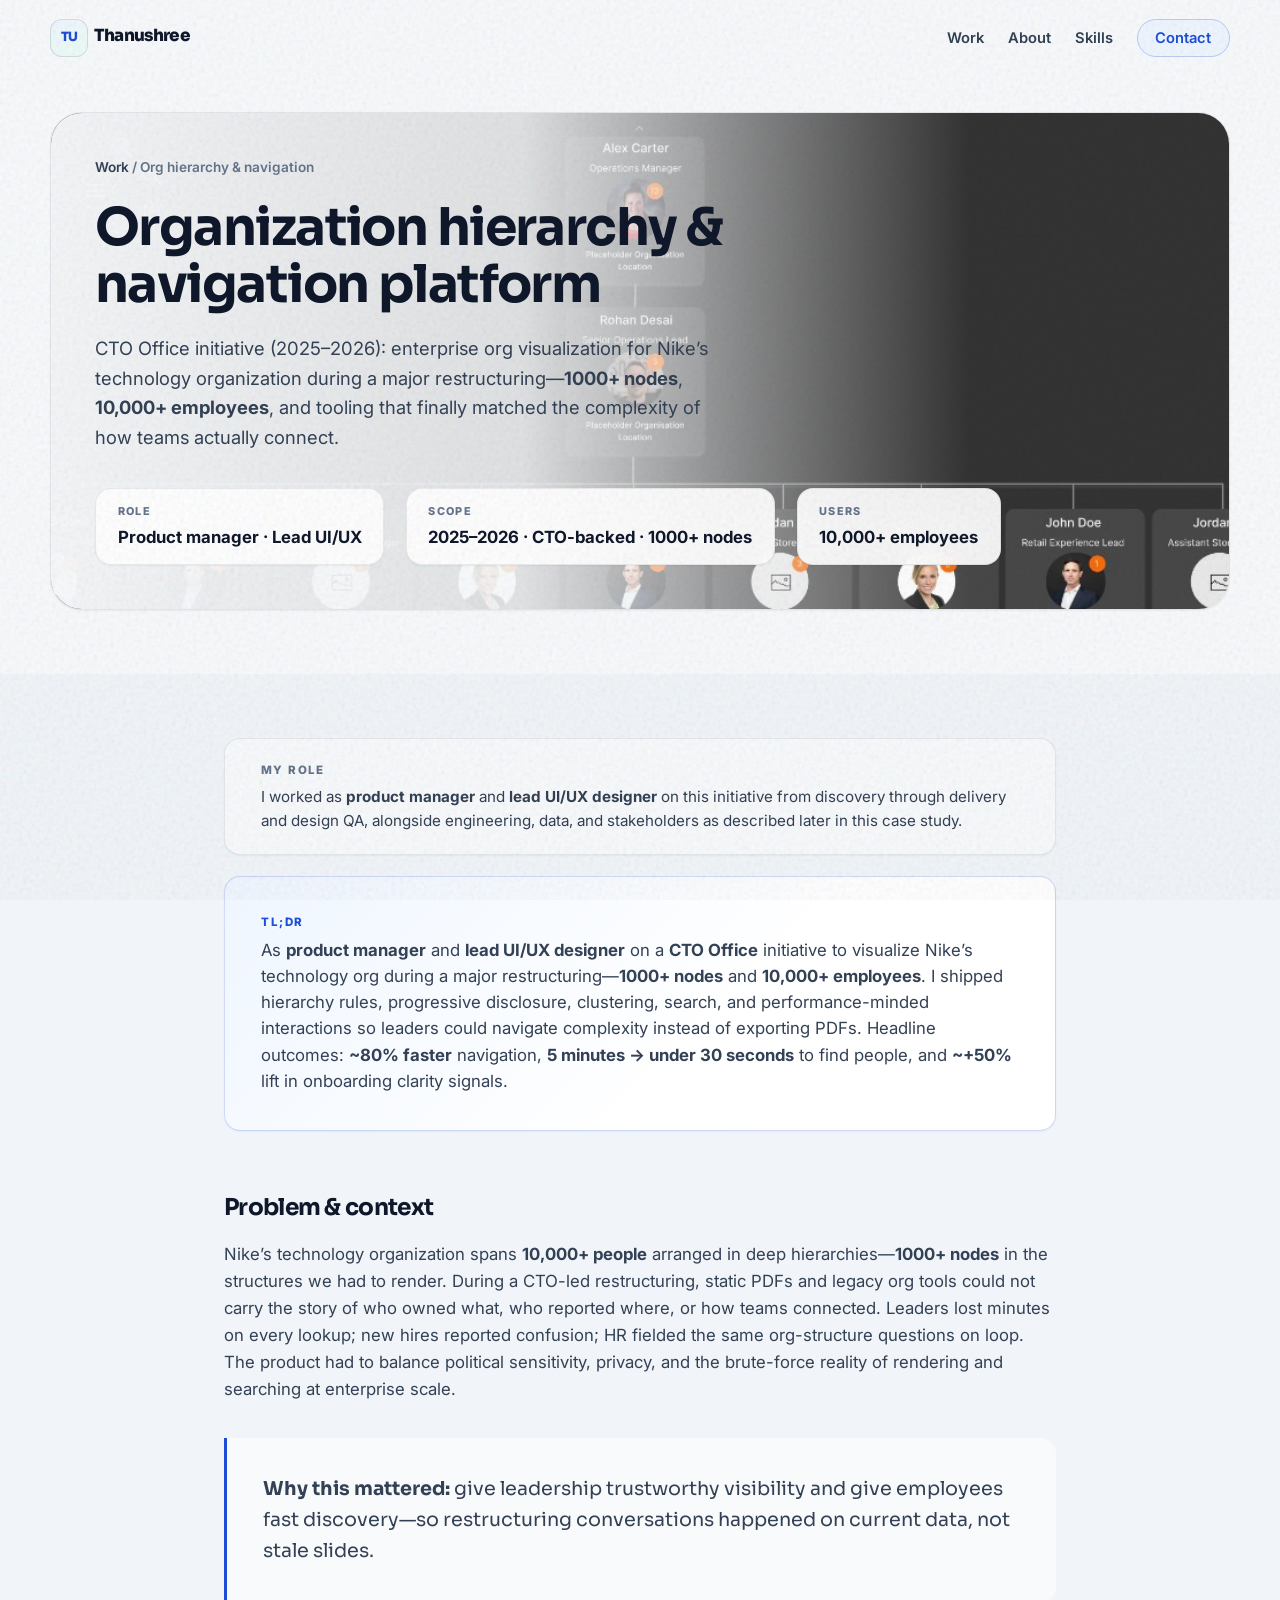
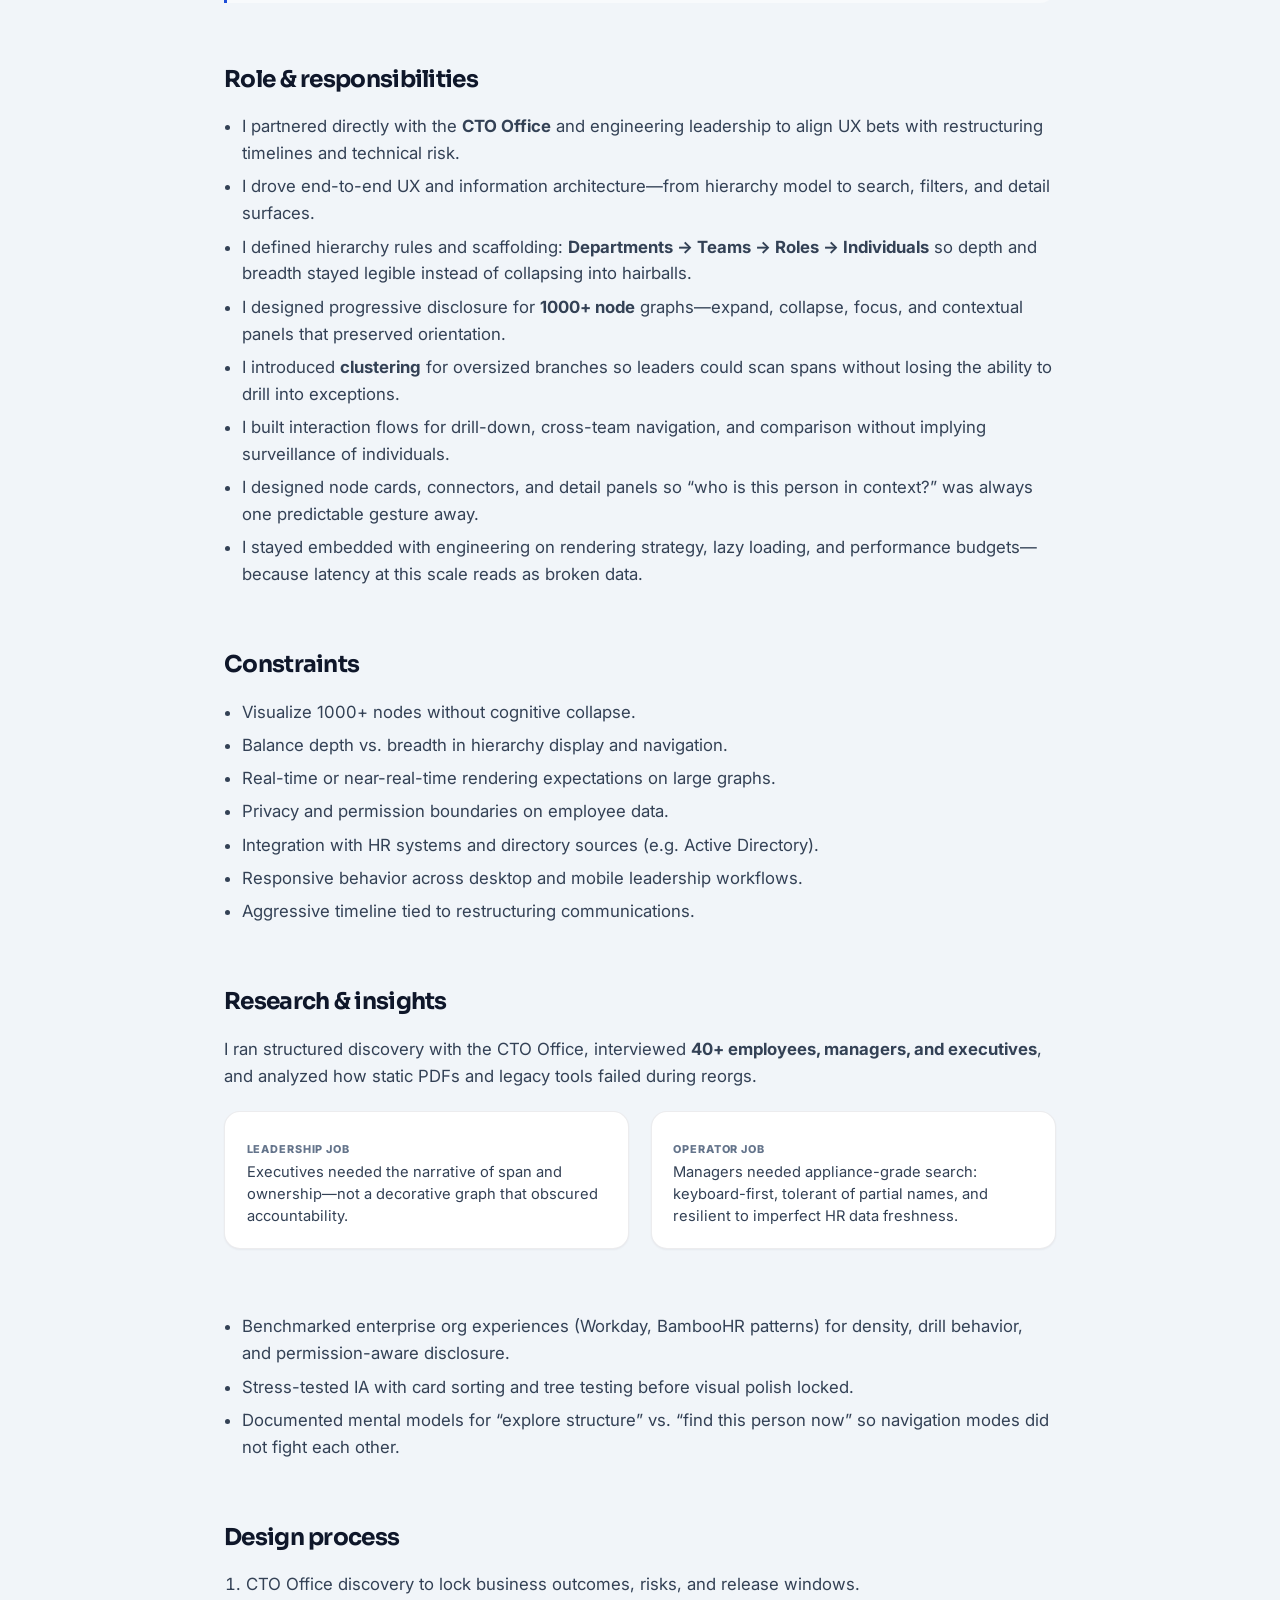
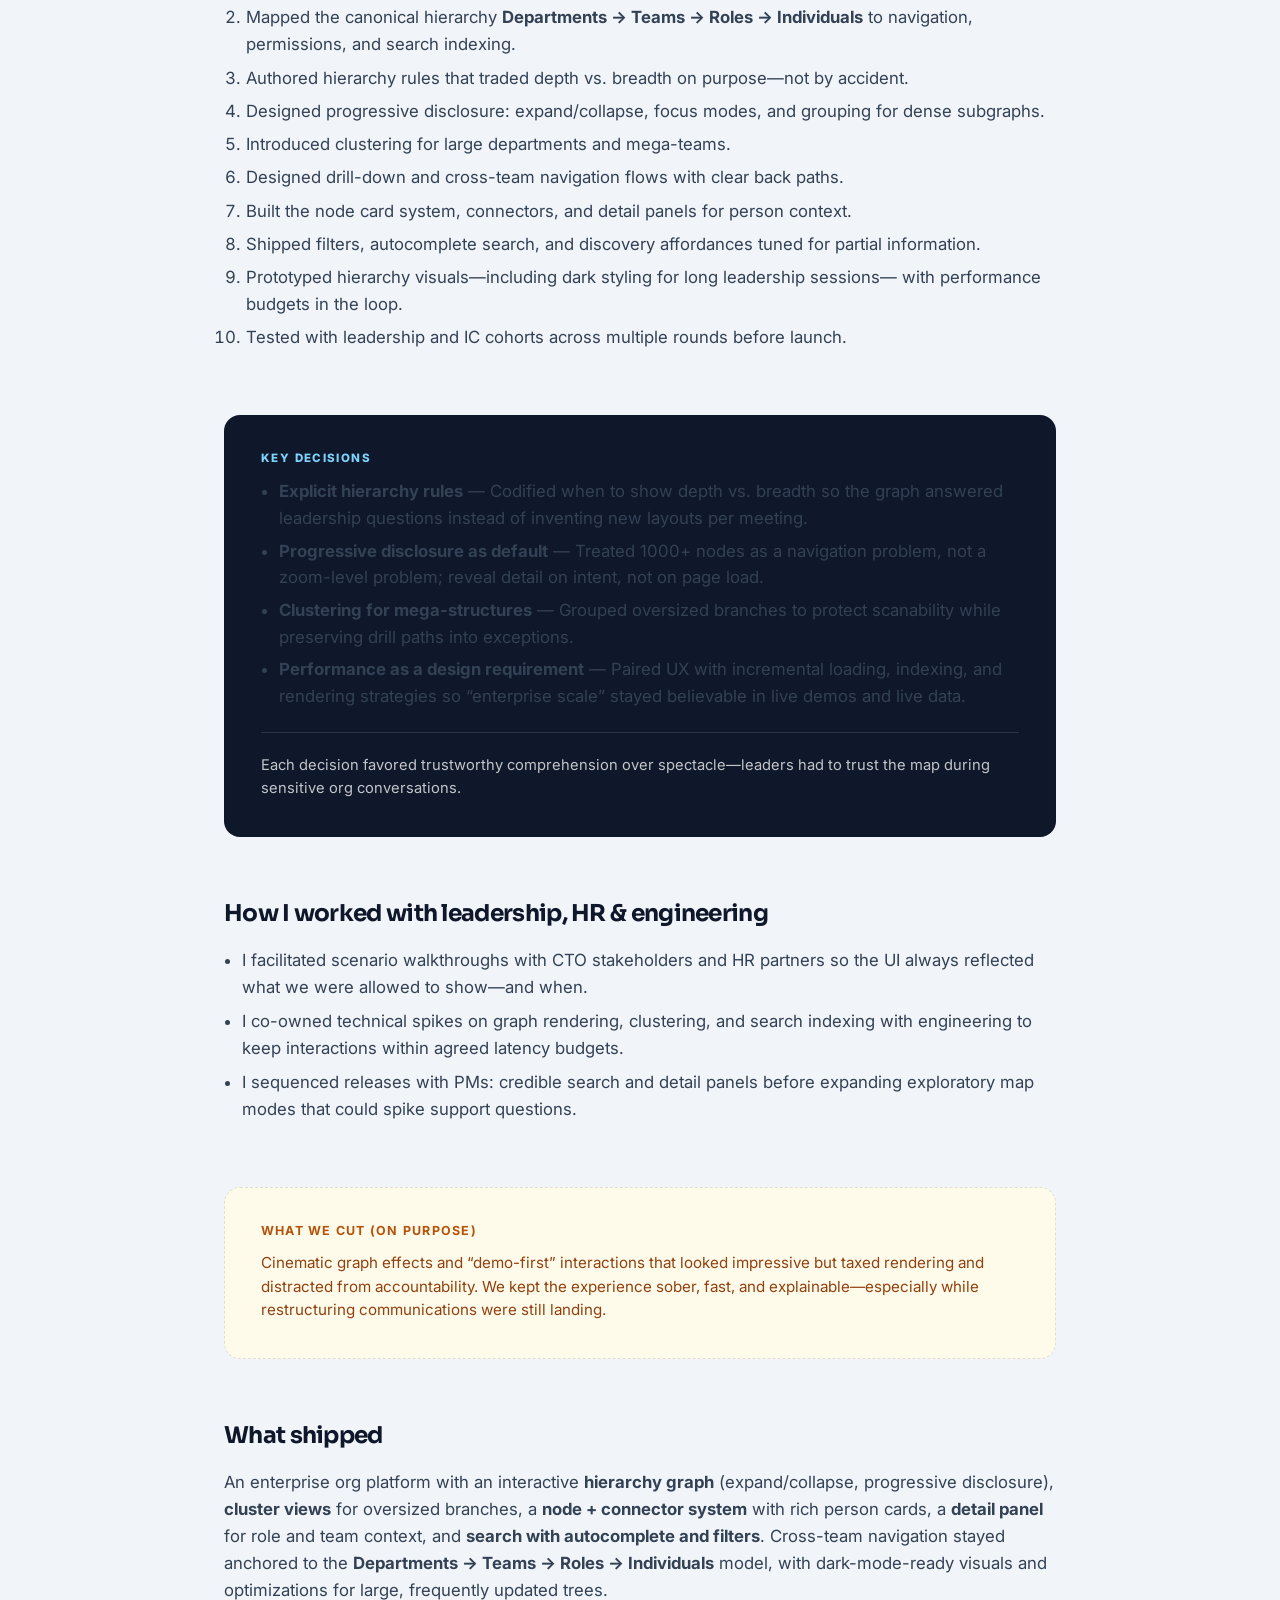
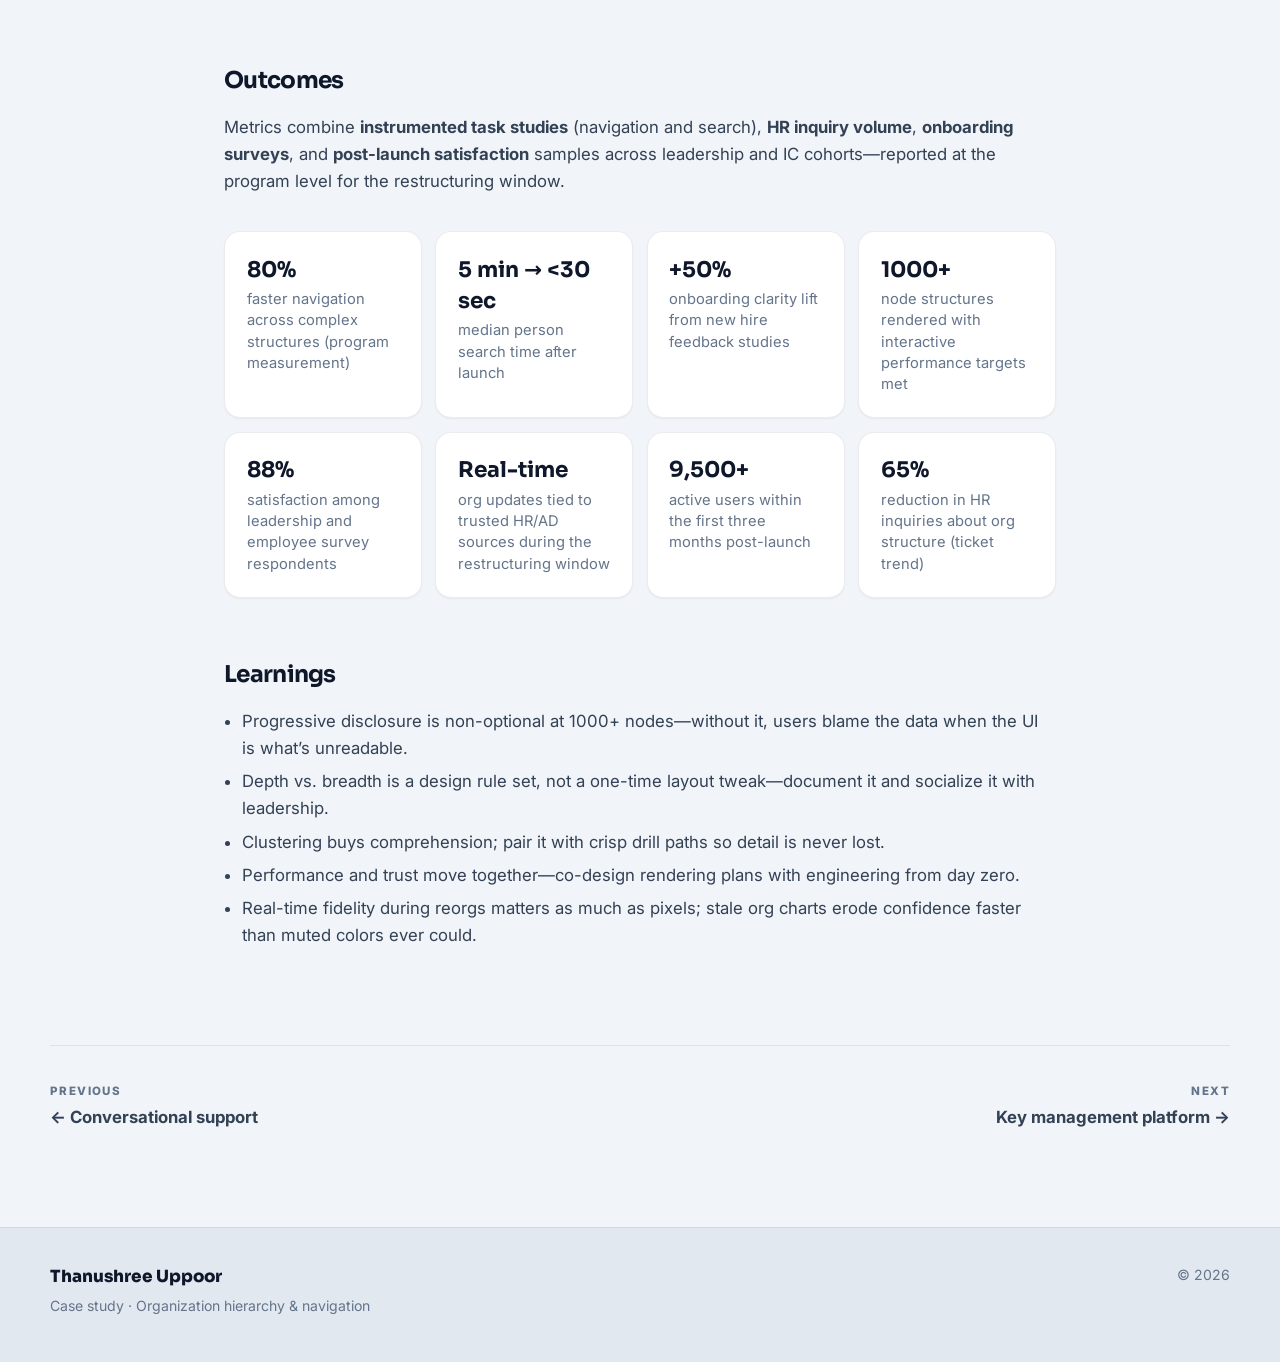
<file: case-studies/org-hierarchy-platform.html>
<!DOCTYPE html>
<html lang="en">
  <head>
    <meta charset="UTF-8" />
    <meta name="viewport" content="width=device-width, initial-scale=1.0" />
    <meta
      name="description"
      content="Org hierarchy and navigation at Nike (2025–2026) — Thanushree Uppoor as product manager and lead UI/UX, CTO Office: 1000+ nodes, progressive disclosure, clustering, search, and faster leadership navigation."
    />
    <title>Organization hierarchy &amp; navigation — Thanushree Uppoor</title>
    <link rel="preconnect" href="https://fonts.googleapis.com" />
    <link rel="preconnect" href="https://fonts.gstatic.com" crossorigin />
    <link
      href="https://fonts.googleapis.com/css2?family=Inter:wght@400;500;600;700&family=Sora:wght@500;600;700&display=swap"
      rel="stylesheet"
    />
    <link rel="stylesheet" href="../css/style.css" />
  </head>
  <body class="page page--case">
    <div class="grain" aria-hidden="true"></div>
    <a class="skip-link" href="#main">Skip to content</a>

    <header class="site-header" data-header>
      <div class="header-inner">
        <a class="logo" href="../index.html" aria-label="Thanushree Uppoor home">
          <span class="logo-mark" aria-hidden="true">TU</span>
          <span>Thanushree</span>
        </a>
        <button
          class="nav-toggle"
          type="button"
          aria-expanded="false"
          aria-controls="site-nav"
          data-nav-toggle
        >
          <span class="nav-toggle-bar" aria-hidden="true"></span>
          <span class="visually-hidden">Menu</span>
        </button>
        <nav id="site-nav" class="site-nav" data-nav>
          <ul>
            <li><a href="../index.html#work">Work</a></li>
            <li><a href="../index.html#about">About</a></li>
            <li><a href="../index.html#skills">Skills</a></li>
            <li><a class="nav-cta" href="../index.html#contact">Contact</a></li>
          </ul>
        </nav>
      </div>
    </header>

    <main id="main">
      <header class="case-hero case-hero--light">
        <div class="container">
          <div class="case-hero-card">
            <div class="case-hero-media">
              <img
                src="../assets/org-hierarchy-hero.png"
                alt="UI mock of an organization hierarchy dashboard with a tree of people cards, search, and canvas controls."
                width="1024"
                height="523"
                fetchpriority="high"
              />
            </div>
            <div class="case-hero-inner">
              <nav class="breadcrumb">
                <a href="../index.html#work">Work</a> / Org hierarchy &amp; navigation
              </nav>
              <h1 class="case-title">Organization hierarchy &amp; navigation platform</h1>
              <p class="case-lede">
                CTO Office initiative (2025–2026): enterprise org visualization for Nike’s
                technology organization during a major restructuring—<strong>1000+ nodes</strong>,
                <strong>10,000+ employees</strong>, and tooling that finally matched the
                complexity of how teams actually connect.
              </p>
              <div class="case-meta">
                <div class="meta-block">
                  <span class="meta-label">Role</span>
                  <span class="meta-value">Product manager · Lead UI/UX</span>
                </div>
                <div class="meta-block">
                  <span class="meta-label">Scope</span>
                  <span class="meta-value">2025–2026 · CTO-backed · 1000+ nodes</span>
                </div>
                <div class="meta-block">
                  <span class="meta-label">Users</span>
                  <span class="meta-value">10,000+ employees</span>
                </div>
              </div>
            </div>
          </div>
        </div>
      </header>

      <article class="case-body container">
        <aside class="case-role" data-reveal>
          <span class="case-role-label">My role</span>
          <p>
            I worked as <strong>product manager</strong> and <strong>lead UI/UX designer</strong>
            on this initiative from discovery through delivery and design QA, alongside
            engineering, data, and stakeholders as described later in this case study.
          </p>
        </aside>
        <aside class="case-tldnr" data-reveal>
          <span class="case-tldnr-label">TL;DR</span>
          <p>
            As <strong>product manager</strong> and <strong>lead UI/UX designer</strong> on a
            <strong>CTO Office</strong> initiative to visualize Nike’s technology org during a
            major restructuring—<strong>1000+ nodes</strong> and
            <strong>10,000+ employees</strong>. I shipped hierarchy rules, progressive
            disclosure, clustering, search, and performance-minded interactions so leaders
            could navigate complexity instead of exporting PDFs. Headline outcomes:
            <strong>~80% faster</strong> navigation, <strong>5 minutes → under 30 seconds</strong>
            to find people, and <strong>~+50%</strong> lift in onboarding clarity signals.
          </p>
        </aside>

        <div class="case-prose">
          <h2>Problem &amp; context</h2>
          <p>
            Nike’s technology organization spans <strong>10,000+ people</strong> arranged in
            deep hierarchies—<strong>1000+ nodes</strong> in the structures we had to render.
            During a CTO-led restructuring, static PDFs and legacy org tools could not carry
            the story of who owned what, who reported where, or how teams connected. Leaders
            lost minutes on every lookup; new hires reported confusion; HR fielded the same
            org-structure questions on loop. The product had to balance political sensitivity,
            privacy, and the brute-force reality of rendering and searching at enterprise scale.
          </p>

          <div class="pull">
            <p>
              <strong>Why this mattered:</strong> give leadership trustworthy visibility and
              give employees fast discovery—so restructuring conversations happened on current
              data, not stale slides.
            </p>
          </div>

          <h2>Role &amp; responsibilities</h2>
          <ul>
            <li>
              I partnered directly with the <strong>CTO Office</strong> and engineering
              leadership to align UX bets with restructuring timelines and technical risk.
            </li>
            <li>
              I drove end-to-end UX and information architecture—from hierarchy model to
              search, filters, and detail surfaces.
            </li>
            <li>
              I defined hierarchy rules and scaffolding:
              <strong>Departments → Teams → Roles → Individuals</strong> so depth and breadth
              stayed legible instead of collapsing into hairballs.
            </li>
            <li>
              I designed progressive disclosure for <strong>1000+ node</strong> graphs—expand,
              collapse, focus, and contextual panels that preserved orientation.
            </li>
            <li>
              I introduced <strong>clustering</strong> for oversized branches so leaders could
              scan spans without losing the ability to drill into exceptions.
            </li>
            <li>
              I built interaction flows for drill-down, cross-team navigation, and comparison
              without implying surveillance of individuals.
            </li>
            <li>
              I designed node cards, connectors, and detail panels so “who is this person in
              context?” was always one predictable gesture away.
            </li>
            <li>
              I stayed embedded with engineering on rendering strategy, lazy loading, and
              performance budgets—because latency at this scale reads as broken data.
            </li>
          </ul>

          <h2>Constraints</h2>
          <ul>
            <li>Visualize 1000+ nodes without cognitive collapse.</li>
            <li>Balance depth vs. breadth in hierarchy display and navigation.</li>
            <li>Real-time or near-real-time rendering expectations on large graphs.</li>
            <li>Privacy and permission boundaries on employee data.</li>
            <li>Integration with HR systems and directory sources (e.g. Active Directory).</li>
            <li>Responsive behavior across desktop and mobile leadership workflows.</li>
            <li>Aggressive timeline tied to restructuring communications.</li>
          </ul>

          <h2>Research &amp; insights</h2>
          <p>
            I ran structured discovery with the CTO Office, interviewed <strong>40+
            employees, managers, and executives</strong>, and analyzed how static PDFs and
            legacy tools failed during reorgs.
          </p>
          <div class="research-row">
            <div class="note-card">
              <span class="note-card-label">Leadership job</span>
              <p>
                Executives needed the narrative of span and ownership—not a decorative graph
                that obscured accountability.
              </p>
            </div>
            <div class="note-card">
              <span class="note-card-label">Operator job</span>
              <p>
                Managers needed appliance-grade search: keyboard-first, tolerant of partial
                names, and resilient to imperfect HR data freshness.
              </p>
            </div>
          </div>
          <ul>
            <li>
              Benchmarked enterprise org experiences (Workday, BambooHR patterns) for density,
              drill behavior, and permission-aware disclosure.
            </li>
            <li>
              Stress-tested IA with card sorting and tree testing before visual polish locked.
            </li>
            <li>
              Documented mental models for “explore structure” vs. “find this person now” so
              navigation modes did not fight each other.
            </li>
          </ul>

          <h2>Design process</h2>
          <ol>
            <li>CTO Office discovery to lock business outcomes, risks, and release windows.</li>
            <li>
              Mapped the canonical hierarchy <strong>Departments → Teams → Roles →
              Individuals</strong> to navigation, permissions, and search indexing.
            </li>
            <li>Authored hierarchy rules that traded depth vs. breadth on purpose—not by accident.</li>
            <li>
              Designed progressive disclosure: expand/collapse, focus modes, and grouping for
              dense subgraphs.
            </li>
            <li>Introduced clustering for large departments and mega-teams.</li>
            <li>Designed drill-down and cross-team navigation flows with clear back paths.</li>
            <li>Built the node card system, connectors, and detail panels for person context.</li>
            <li>
              Shipped filters, autocomplete search, and discovery affordances tuned for partial
              information.
            </li>
            <li>
              Prototyped hierarchy visuals—including dark styling for long leadership sessions—
              with performance budgets in the loop.
            </li>
            <li>Tested with leadership and IC cohorts across multiple rounds before launch.</li>
          </ol>

          <div class="decision-callout" data-reveal>
            <h3>Key decisions</h3>
            <ul class="decision-callout-list">
              <li>
                <strong>Explicit hierarchy rules</strong> — Codified when to show depth vs.
                breadth so the graph answered leadership questions instead of inventing new
                layouts per meeting.
              </li>
              <li>
                <strong>Progressive disclosure as default</strong> — Treated 1000+ nodes as a
                navigation problem, not a zoom-level problem; reveal detail on intent, not on
                page load.
              </li>
              <li>
                <strong>Clustering for mega-structures</strong> — Grouped oversized branches
                to protect scanability while preserving drill paths into exceptions.
              </li>
              <li>
                <strong>Performance as a design requirement</strong> — Paired UX with incremental
                loading, indexing, and rendering strategies so “enterprise scale” stayed believable
                in live demos and live data.
              </li>
            </ul>
            <p class="decision-rationale">
              Each decision favored trustworthy comprehension over spectacle—leaders had to
              trust the map during sensitive org conversations.
            </p>
          </div>

          <h2>How I worked with leadership, HR &amp; engineering</h2>
          <ul class="collab-list">
            <li>
              I facilitated scenario walkthroughs with CTO stakeholders and HR partners so
              the UI always reflected what we were allowed to show—and when.
            </li>
            <li>
              I co-owned technical spikes on graph rendering, clustering, and search indexing
              with engineering to keep interactions within agreed latency budgets.
            </li>
            <li>
              I sequenced releases with PMs: credible search and detail panels before expanding
              exploratory map modes that could spike support questions.
            </li>
          </ul>

          <div class="failure-panel" data-reveal>
            <h3>What we cut (on purpose)</h3>
            <p>
              Cinematic graph effects and “demo-first” interactions that looked impressive but
              taxed rendering and distracted from accountability. We kept the experience sober,
              fast, and explainable—especially while restructuring communications were still
              landing.
            </p>
          </div>

          <h2>What shipped</h2>
          <p>
            An enterprise org platform with an interactive <strong>hierarchy graph</strong>
            (expand/collapse, progressive disclosure), <strong>cluster views</strong> for
            oversized branches, a <strong>node + connector system</strong> with rich person
            cards, a <strong>detail panel</strong> for role and team context, and
            <strong>search with autocomplete and filters</strong>. Cross-team navigation stayed
            anchored to the <strong>Departments → Teams → Roles → Individuals</strong> model,
            with dark-mode-ready visuals and optimizations for large, frequently updated trees.
          </p>

          <h2>Outcomes</h2>
          <p>
            Metrics combine <strong>instrumented task studies</strong> (navigation and
            search), <strong>HR inquiry volume</strong>, <strong>onboarding surveys</strong>,
            and <strong>post-launch satisfaction</strong> samples across leadership and IC
            cohorts—reported at the program level for the restructuring window.
          </p>
          <div class="metrics-row">
            <div class="metric-card">
              <strong>80%</strong>
              faster navigation across complex structures (program measurement)
            </div>
            <div class="metric-card">
              <strong>5 min → &lt;30 sec</strong>
              median person search time after launch
            </div>
            <div class="metric-card">
              <strong>+50%</strong>
              onboarding clarity lift from new hire feedback studies
            </div>
            <div class="metric-card">
              <strong>1000+</strong>
              node structures rendered with interactive performance targets met
            </div>
            <div class="metric-card">
              <strong>88%</strong>
              satisfaction among leadership and employee survey respondents
            </div>
            <div class="metric-card">
              <strong>Real-time</strong>
              org updates tied to trusted HR/AD sources during the restructuring window
            </div>
            <div class="metric-card">
              <strong>9,500+</strong>
              active users within the first three months post-launch
            </div>
            <div class="metric-card">
              <strong>65%</strong>
              reduction in HR inquiries about org structure (ticket trend)
            </div>
          </div>

          <h2>Learnings</h2>
          <ul>
            <li>
              Progressive disclosure is non-optional at 1000+ nodes—without it, users blame
              the data when the UI is what’s unreadable.
            </li>
            <li>
              Depth vs. breadth is a design rule set, not a one-time layout tweak—document it
              and socialize it with leadership.
            </li>
            <li>
              Clustering buys comprehension; pair it with crisp drill paths so detail is never
              lost.
            </li>
            <li>
              Performance and trust move together—co-design rendering plans with engineering
              from day zero.
            </li>
            <li>
              Real-time fidelity during reorgs matters as much as pixels; stale org charts erode
              confidence faster than muted colors ever could.
            </li>
          </ul>
        </div>

        <nav class="case-nav" aria-label="Case study pagination">
          <a href="ai-conversational-support.html">
            <span class="case-nav-label">Previous</span>
            ← Conversational support
          </a>
          <a href="key-management-platform.html">
            <span class="case-nav-label">Next</span>
            Key management platform →
          </a>
        </nav>
      </article>
    </main>

    <footer class="site-footer">
      <div class="container footer-grid">
        <div>
          <p class="footer-brand">Thanushree Uppoor</p>
          <p class="footer-tag">Case study · Organization hierarchy &amp; navigation</p>
        </div>
        <div class="footer-meta">
          <p>© <span data-year></span></p>
        </div>
      </div>
    </footer>

    <script src="../js/main.js" defer></script>
  </body>
</html>
</file>
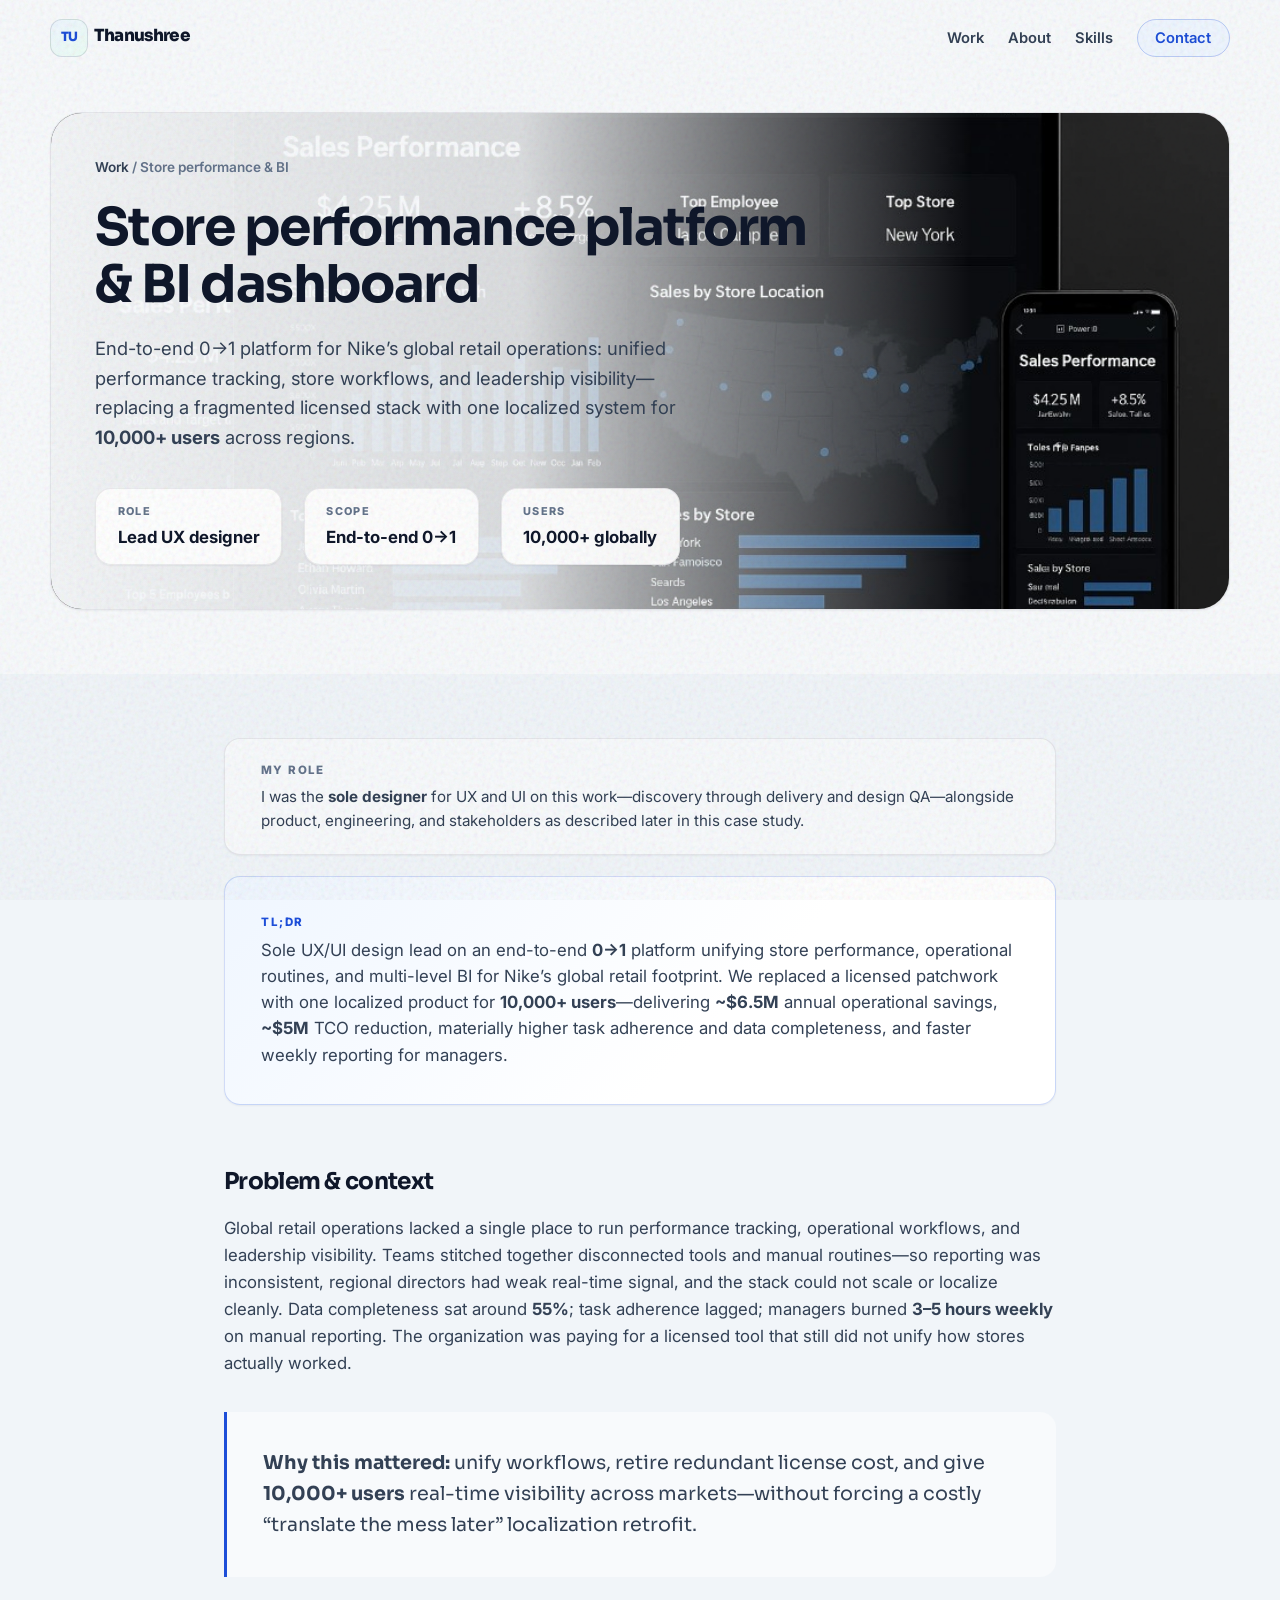
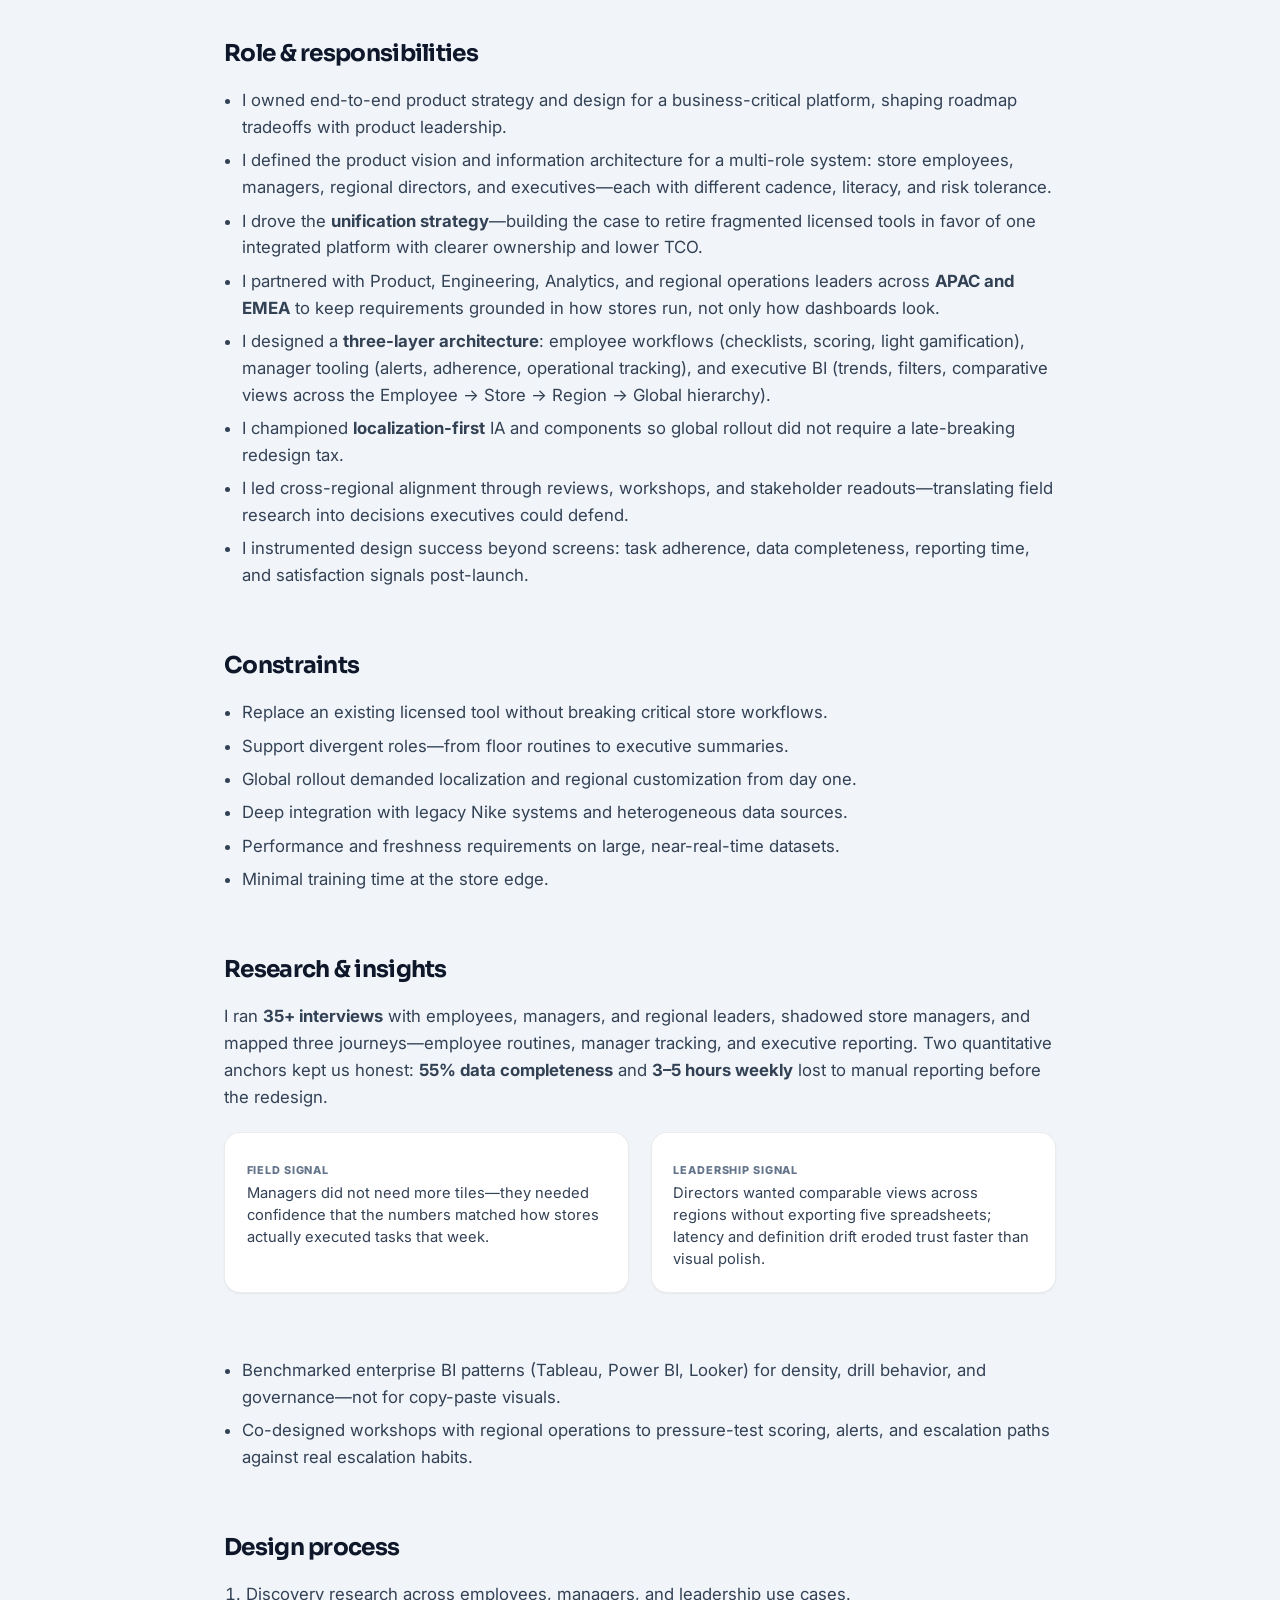
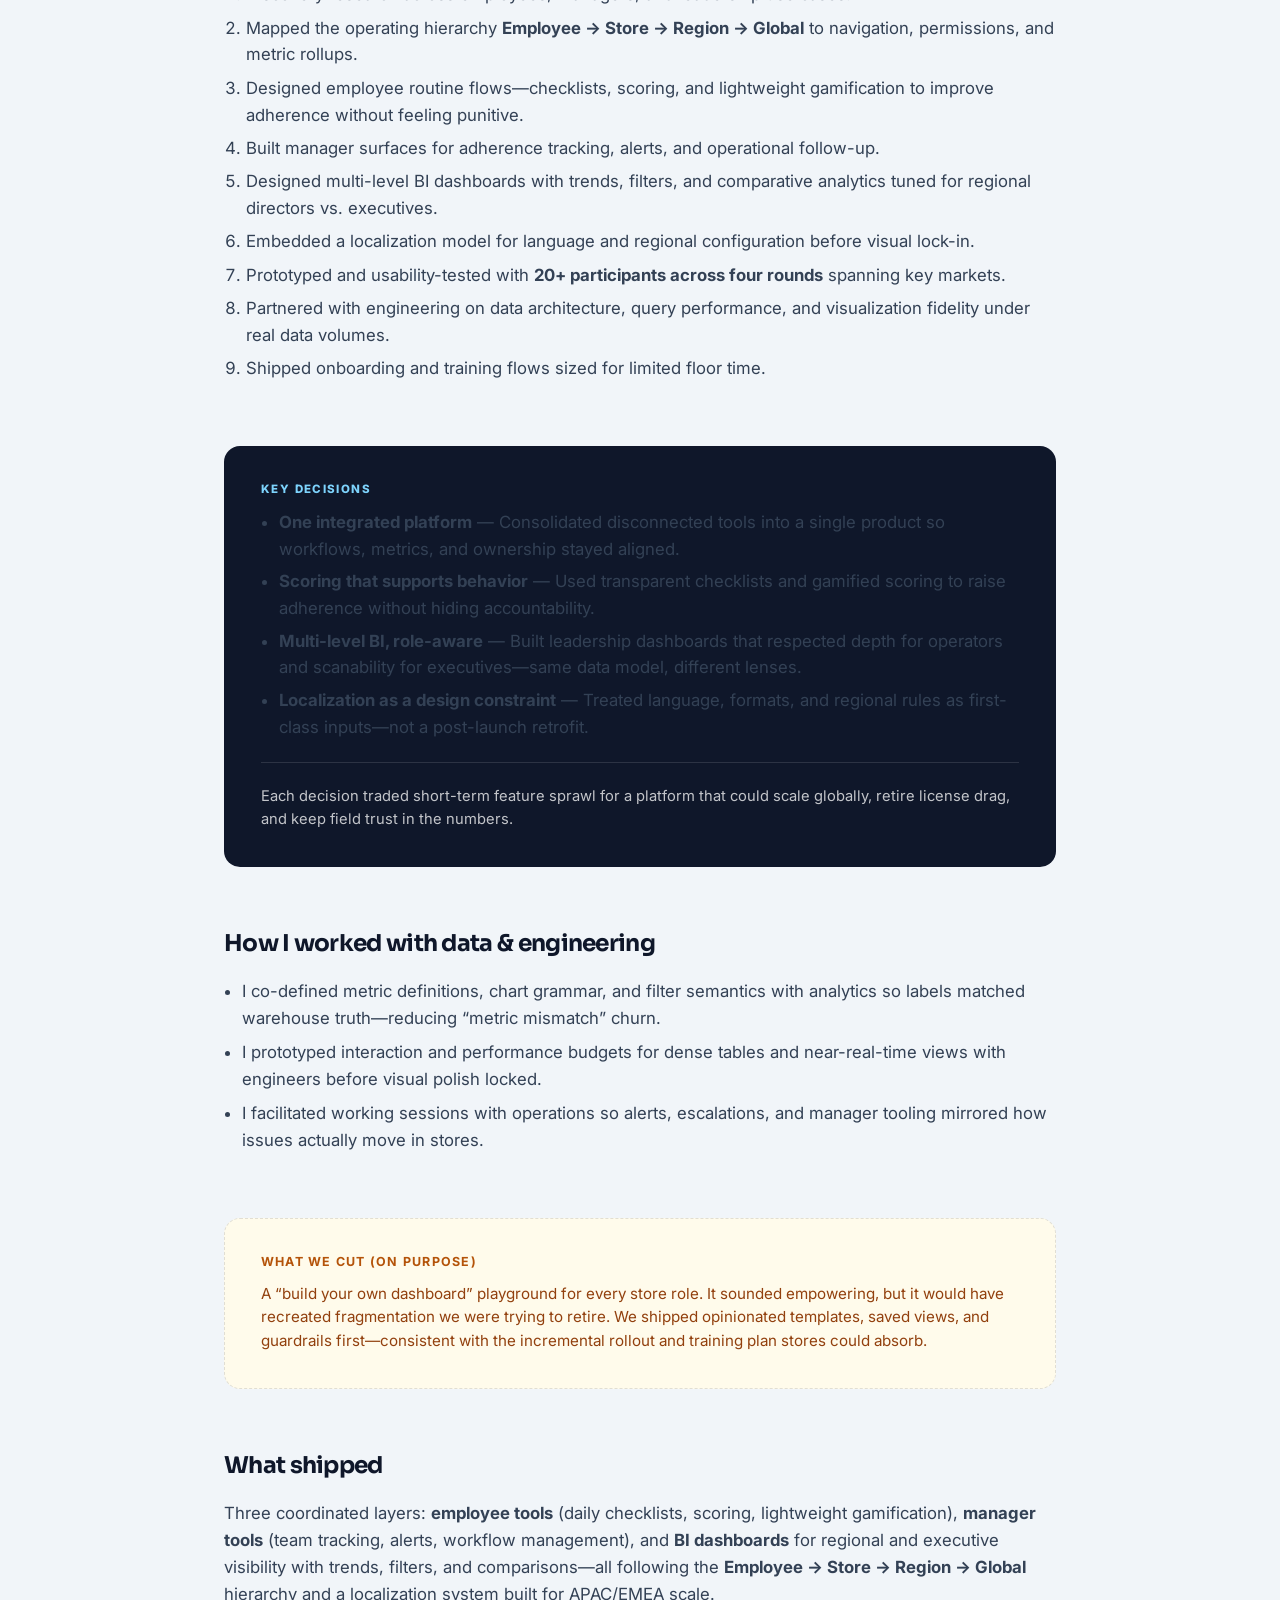
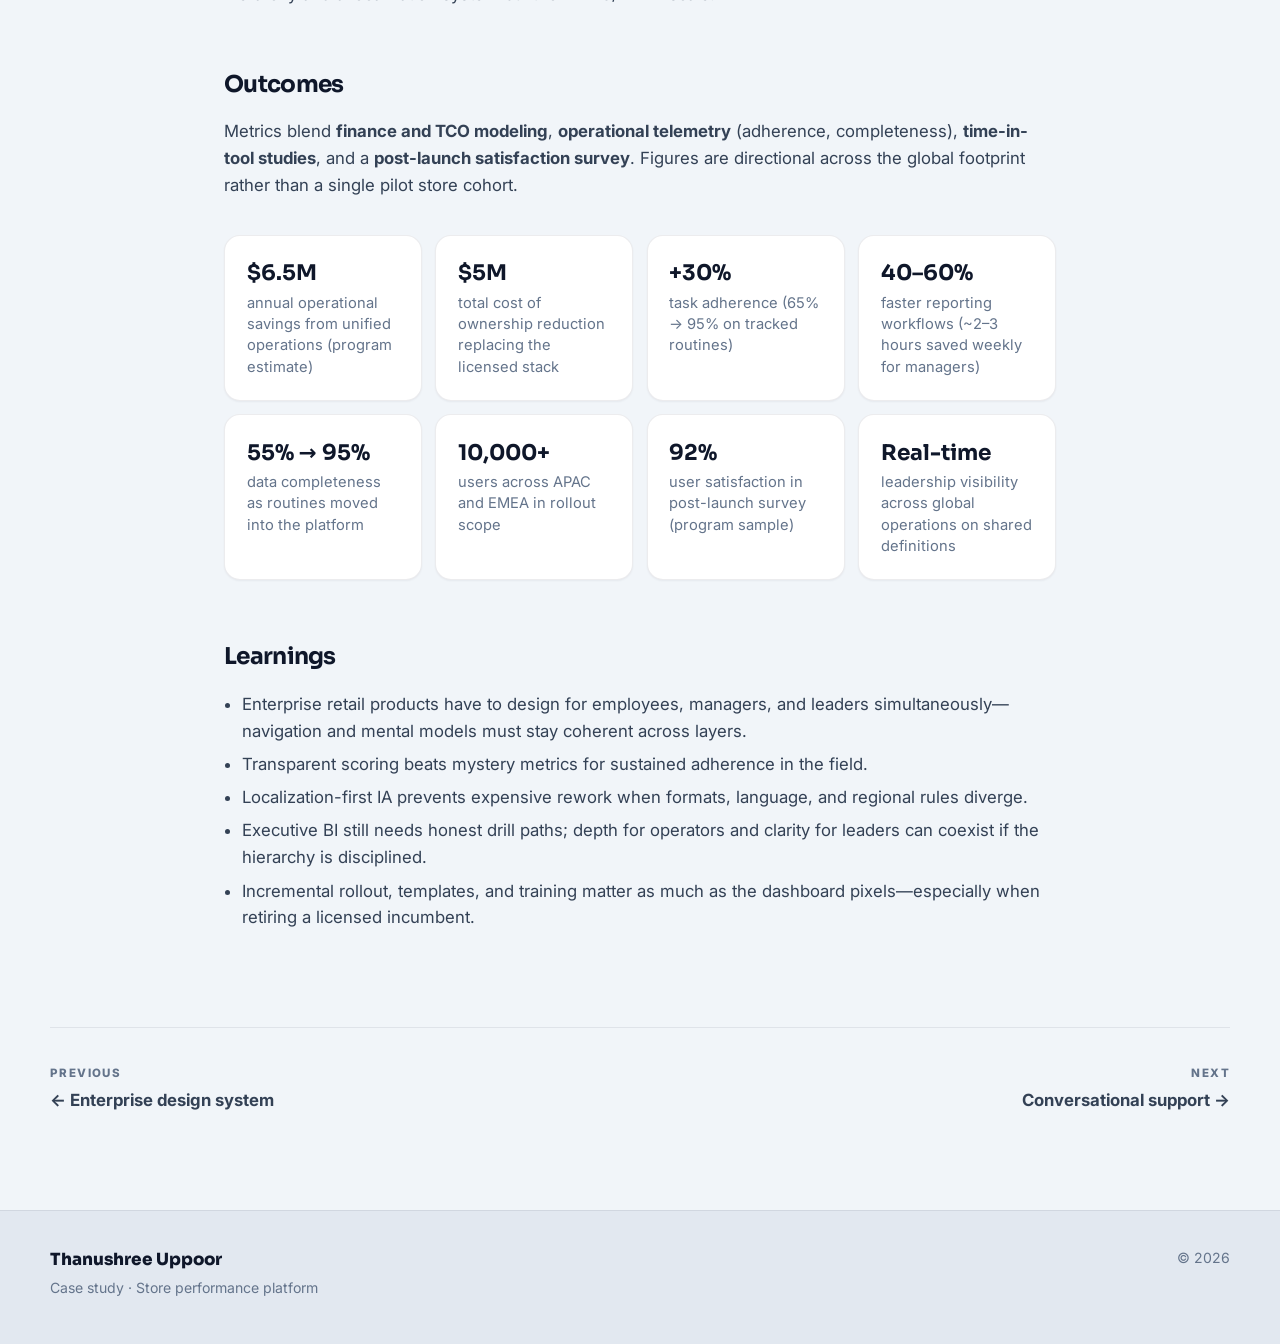
<file: case-studies/store-performance-platform.html>
<!DOCTYPE html>
<html lang="en">
  <head>
    <meta charset="UTF-8" />
    <meta name="viewport" content="width=device-width, initial-scale=1.0" />
    <meta
      name="description"
      content="Store performance platform & BI at Nike — Thanushree Uppoor: unified retail ops, employee + manager + executive layers, localization, $6.5M savings, TCO reduction, adherence and data quality gains."
    />
    <title>Store performance platform &amp; BI — Thanushree Uppoor</title>
    <link rel="preconnect" href="https://fonts.googleapis.com" />
    <link rel="preconnect" href="https://fonts.gstatic.com" crossorigin />
    <link
      href="https://fonts.googleapis.com/css2?family=Inter:wght@400;500;600;700&family=Sora:wght@500;600;700&display=swap"
      rel="stylesheet"
    />
    <link rel="stylesheet" href="../css/style.css" />
  </head>
  <body class="page page--case">
    <div class="grain" aria-hidden="true"></div>
    <a class="skip-link" href="#main">Skip to content</a>

    <header class="site-header" data-header>
      <div class="header-inner">
        <a class="logo" href="../index.html" aria-label="Thanushree Uppoor home">
          <span class="logo-mark" aria-hidden="true">TU</span>
          <span>Thanushree</span>
        </a>
        <button
          class="nav-toggle"
          type="button"
          aria-expanded="false"
          aria-controls="site-nav"
          data-nav-toggle
        >
          <span class="nav-toggle-bar" aria-hidden="true"></span>
          <span class="visually-hidden">Menu</span>
        </button>
        <nav id="site-nav" class="site-nav" data-nav>
          <ul>
            <li><a href="../index.html#work">Work</a></li>
            <li><a href="../index.html#about">About</a></li>
            <li><a href="../index.html#skills">Skills</a></li>
            <li><a class="nav-cta" href="../index.html#contact">Contact</a></li>
          </ul>
        </nav>
      </div>
    </header>

    <main id="main">
      <header class="case-hero case-hero--light">
        <div class="container">
          <div class="case-hero-card">
            <div class="case-hero-media">
              <img
                src="../assets/store-performance-hero.png"
                alt="Concept mock of a sales performance BI dashboard shown on laptop, tablet, and phone."
                width="1024"
                height="682"
                fetchpriority="high"
              />
            </div>
            <div class="case-hero-inner">
              <nav class="breadcrumb">
                <a href="../index.html#work">Work</a> / Store performance &amp; BI
              </nav>
              <h1 class="case-title">Store performance platform &amp; BI dashboard</h1>
              <p class="case-lede">
                End-to-end 0→1 platform for Nike’s global retail operations: unified
                performance tracking, store workflows, and leadership visibility—replacing a
                fragmented licensed stack with one localized system for <strong>10,000+
                users</strong> across regions.
              </p>
              <div class="case-meta">
                <div class="meta-block">
                  <span class="meta-label">Role</span>
                  <span class="meta-value">Lead UX designer</span>
                </div>
                <div class="meta-block">
                  <span class="meta-label">Scope</span>
                  <span class="meta-value">End-to-end 0→1</span>
                </div>
                <div class="meta-block">
                  <span class="meta-label">Users</span>
                  <span class="meta-value">10,000+ globally</span>
                </div>
              </div>
            </div>
          </div>
        </div>
      </header>

      <article class="case-body container">
        <aside class="case-role" data-reveal>
          <span class="case-role-label">My role</span>
          <p>
            I was the <strong>sole designer</strong> for UX and UI on this work—discovery through
            delivery and design QA—alongside product, engineering, and stakeholders as
            described later in this case study.
          </p>
        </aside>
        <aside class="case-tldnr" data-reveal>
          <span class="case-tldnr-label">TL;DR</span>
          <p>
            Sole UX/UI design lead on an end-to-end <strong>0→1</strong> platform unifying
            store performance, operational routines, and multi-level BI for Nike’s global
            retail footprint. We replaced a licensed patchwork with one localized product
            for <strong>10,000+ users</strong>—delivering <strong>~$6.5M</strong> annual
            operational savings, <strong>~$5M</strong> TCO reduction, materially higher task
            adherence and data completeness, and faster weekly reporting for managers.
          </p>
        </aside>

        <div class="case-prose">
          <h2>Problem &amp; context</h2>
          <p>
            Global retail operations lacked a single place to run performance tracking,
            operational workflows, and leadership visibility. Teams stitched together
            disconnected tools and manual routines—so reporting was inconsistent, regional
            directors had weak real-time signal, and the stack could not scale or localize
            cleanly. Data completeness sat around <strong>55%</strong>; task adherence
            lagged; managers burned <strong>3–5 hours weekly</strong> on manual reporting.
            The organization was paying for a licensed tool that still did not unify how
            stores actually worked.
          </p>

          <div class="pull">
            <p>
              <strong>Why this mattered:</strong> unify workflows, retire redundant license
              cost, and give <strong>10,000+ users</strong> real-time visibility across
              markets—without forcing a costly “translate the mess later” localization
              retrofit.
            </p>
          </div>

          <h2>Role &amp; responsibilities</h2>
          <ul>
            <li>
              I owned end-to-end product strategy and design for a business-critical
              platform, shaping roadmap tradeoffs with product leadership.
            </li>
            <li>
              I defined the product vision and information architecture for a multi-role
              system: store employees, managers, regional directors, and executives—each
              with different cadence, literacy, and risk tolerance.
            </li>
            <li>
              I drove the <strong>unification strategy</strong>—building the case to retire
              fragmented licensed tools in favor of one integrated platform with clearer
              ownership and lower TCO.
            </li>
            <li>
              I partnered with Product, Engineering, Analytics, and regional operations
              leaders across <strong>APAC and EMEA</strong> to keep requirements grounded in
              how stores run, not only how dashboards look.
            </li>
            <li>
              I designed a <strong>three-layer architecture</strong>: employee workflows
              (checklists, scoring, light gamification), manager tooling (alerts, adherence,
              operational tracking), and executive BI (trends, filters, comparative views
              across the Employee → Store → Region → Global hierarchy).
            </li>
            <li>
              I championed <strong>localization-first</strong> IA and components so global
              rollout did not require a late-breaking redesign tax.
            </li>
            <li>
              I led cross-regional alignment through reviews, workshops, and stakeholder
              readouts—translating field research into decisions executives could defend.
            </li>
            <li>
              I instrumented design success beyond screens: task adherence, data
              completeness, reporting time, and satisfaction signals post-launch.
            </li>
          </ul>

          <h2>Constraints</h2>
          <ul>
            <li>Replace an existing licensed tool without breaking critical store workflows.</li>
            <li>Support divergent roles—from floor routines to executive summaries.</li>
            <li>Global rollout demanded localization and regional customization from day one.</li>
            <li>Deep integration with legacy Nike systems and heterogeneous data sources.</li>
            <li>Performance and freshness requirements on large, near-real-time datasets.</li>
            <li>Minimal training time at the store edge.</li>
          </ul>

          <h2>Research &amp; insights</h2>
          <p>
            I ran <strong>35+ interviews</strong> with employees, managers, and regional
            leaders, shadowed store managers, and mapped three journeys—employee routines,
            manager tracking, and executive reporting. Two quantitative anchors kept us
            honest: <strong>55% data completeness</strong> and <strong>3–5 hours weekly</strong>
            lost to manual reporting before the redesign.
          </p>
          <div class="research-row">
            <div class="note-card">
              <span class="note-card-label">Field signal</span>
              <p>
                Managers did not need more tiles—they needed confidence that the numbers
                matched how stores actually executed tasks that week.
              </p>
            </div>
            <div class="note-card">
              <span class="note-card-label">Leadership signal</span>
              <p>
                Directors wanted comparable views across regions without exporting five
                spreadsheets; latency and definition drift eroded trust faster than visual
                polish.
              </p>
            </div>
          </div>
          <ul>
            <li>
              Benchmarked enterprise BI patterns (Tableau, Power BI, Looker) for density,
              drill behavior, and governance—not for copy-paste visuals.
            </li>
            <li>
              Co-designed workshops with regional operations to pressure-test scoring,
              alerts, and escalation paths against real escalation habits.
            </li>
          </ul>

          <h2>Design process</h2>
          <ol>
            <li>Discovery research across employees, managers, and leadership use cases.</li>
            <li>
              Mapped the operating hierarchy <strong>Employee → Store → Region → Global</strong>
              to navigation, permissions, and metric rollups.
            </li>
            <li>
              Designed employee routine flows—checklists, scoring, and lightweight
              gamification to improve adherence without feeling punitive.
            </li>
            <li>
              Built manager surfaces for adherence tracking, alerts, and operational follow-up.
            </li>
            <li>
              Designed multi-level BI dashboards with trends, filters, and comparative analytics
              tuned for regional directors vs. executives.
            </li>
            <li>
              Embedded a localization model for language and regional configuration before
              visual lock-in.
            </li>
            <li>
              Prototyped and usability-tested with <strong>20+ participants across four
              rounds</strong> spanning key markets.
            </li>
            <li>
              Partnered with engineering on data architecture, query performance, and
              visualization fidelity under real data volumes.
            </li>
            <li>Shipped onboarding and training flows sized for limited floor time.</li>
          </ol>

          <div class="decision-callout" data-reveal>
            <h3>Key decisions</h3>
            <ul class="decision-callout-list">
              <li>
                <strong>One integrated platform</strong> — Consolidated disconnected tools
                into a single product so workflows, metrics, and ownership stayed aligned.
              </li>
              <li>
                <strong>Scoring that supports behavior</strong> — Used transparent
                checklists and gamified scoring to raise adherence without hiding accountability.
              </li>
              <li>
                <strong>Multi-level BI, role-aware</strong> — Built leadership dashboards that
                respected depth for operators and scanability for executives—same data model,
                different lenses.
              </li>
              <li>
                <strong>Localization as a design constraint</strong> — Treated language,
                formats, and regional rules as first-class inputs—not a post-launch retrofit.
              </li>
            </ul>
            <p class="decision-rationale">
              Each decision traded short-term feature sprawl for a platform that could scale
              globally, retire license drag, and keep field trust in the numbers.
            </p>
          </div>

          <h2>How I worked with data &amp; engineering</h2>
          <ul class="collab-list">
            <li>
              I co-defined metric definitions, chart grammar, and filter semantics with
              analytics so labels matched warehouse truth—reducing “metric mismatch” churn.
            </li>
            <li>
              I prototyped interaction and performance budgets for dense tables and
              near-real-time views with engineers before visual polish locked.
            </li>
            <li>
              I facilitated working sessions with operations so alerts, escalations, and
              manager tooling mirrored how issues actually move in stores.
            </li>
          </ul>

          <div class="failure-panel" data-reveal>
            <h3>What we cut (on purpose)</h3>
            <p>
              A “build your own dashboard” playground for every store role. It sounded
              empowering, but it would have recreated fragmentation we were trying to retire.
              We shipped opinionated templates, saved views, and guardrails first—consistent
              with the incremental rollout and training plan stores could absorb.
            </p>
          </div>

          <h2>What shipped</h2>
          <p>
            Three coordinated layers: <strong>employee tools</strong> (daily checklists,
            scoring, lightweight gamification), <strong>manager tools</strong> (team
            tracking, alerts, workflow management), and <strong>BI dashboards</strong> for
            regional and executive visibility with trends, filters, and comparisons—all
            following the <strong>Employee → Store → Region → Global</strong> hierarchy and
            a localization system built for APAC/EMEA scale.
          </p>

          <h2>Outcomes</h2>
          <p>
            Metrics blend <strong>finance and TCO modeling</strong>, <strong>operational
            telemetry</strong> (adherence, completeness), <strong>time-in-tool studies</strong>,
            and a <strong>post-launch satisfaction survey</strong>. Figures are directional
            across the global footprint rather than a single pilot store cohort.
          </p>
          <div class="metrics-row">
            <div class="metric-card">
              <strong>$6.5M</strong>
              annual operational savings from unified operations (program estimate)
            </div>
            <div class="metric-card">
              <strong>$5M</strong>
              total cost of ownership reduction replacing the licensed stack
            </div>
            <div class="metric-card">
              <strong>+30%</strong>
              task adherence (65% → 95% on tracked routines)
            </div>
            <div class="metric-card">
              <strong>40–60%</strong>
              faster reporting workflows (~2–3 hours saved weekly for managers)
            </div>
            <div class="metric-card">
              <strong>55% → 95%</strong>
              data completeness as routines moved into the platform
            </div>
            <div class="metric-card">
              <strong>10,000+</strong>
              users across APAC and EMEA in rollout scope
            </div>
            <div class="metric-card">
              <strong>92%</strong>
              user satisfaction in post-launch survey (program sample)
            </div>
            <div class="metric-card">
              <strong>Real-time</strong>
              leadership visibility across global operations on shared definitions
            </div>
          </div>

          <h2>Learnings</h2>
          <ul>
            <li>
              Enterprise retail products have to design for employees, managers, and leaders
              simultaneously—navigation and mental models must stay coherent across layers.
            </li>
            <li>
              Transparent scoring beats mystery metrics for sustained adherence in the field.
            </li>
            <li>
              Localization-first IA prevents expensive rework when formats, language, and
              regional rules diverge.
            </li>
            <li>
              Executive BI still needs honest drill paths; depth for operators and clarity for
              leaders can coexist if the hierarchy is disciplined.
            </li>
            <li>
              Incremental rollout, templates, and training matter as much as the dashboard
              pixels—especially when retiring a licensed incumbent.
            </li>
          </ul>
        </div>

        <nav class="case-nav" aria-label="Case study pagination">
          <a href="enterprise-design-system.html">
            <span class="case-nav-label">Previous</span>
            ← Enterprise design system
          </a>
          <a href="ai-conversational-support.html">
            <span class="case-nav-label">Next</span>
            Conversational support →
          </a>
        </nav>
      </article>
    </main>

    <footer class="site-footer">
      <div class="container footer-grid">
        <div>
          <p class="footer-brand">Thanushree Uppoor</p>
          <p class="footer-tag">Case study · Store performance platform</p>
        </div>
        <div class="footer-meta">
          <p>© <span data-year></span></p>
        </div>
      </div>
    </footer>

    <script src="../js/main.js" defer></script>
  </body>
</html>
</file>
<file: css/style.css>
/* Thanushree Uppoor — portfolio (light-first: Big Tech / product-design norm) */

:root {
  /* Canvas & surfaces (light, neutral — readable in recruiter review sessions) */
  --void: #f1f5f9;
  --surface: #ffffff;
  --elevated: #f8fafc;
  --elevated-2: #e2e8f0;
  --stroke: rgba(15, 23, 42, 0.08);
  --stroke-strong: rgba(15, 23, 42, 0.12);
  --text: #0f172a;
  --text-soft: #334155;
  --muted: #64748b;
  /* Accents: professional blue + teal (common on tech career & product surfaces) */
  --accent-a: #1d4ed8;
  --accent-b: #0f766e;
  --accent-c: #c2410c;
  --glow: rgba(29, 78, 216, 0.12);
  --radius-xs: 6px;
  --radius-sm: 10px;
  --radius-md: 16px;
  --radius-lg: 24px;
  --radius-xl: 32px;
  --font-sans: "Inter", system-ui, -apple-system, sans-serif;
  --font-display: "Sora", system-ui, sans-serif;
  --max: 1180px;
  --header-h: 76px;
  --space-xs: 0.4rem;
  --space-sm: 0.85rem;
  --space-md: 1.35rem;
  --space-lg: 2.25rem;
  --space-xl: 4rem;
  --space-2xl: 6rem;
  --shadow-sm: 0 1px 2px rgba(15, 23, 42, 0.05);
  --shadow-md: 0 12px 40px rgba(15, 23, 42, 0.08);
  --shadow-lg: 0 24px 64px rgba(15, 23, 42, 0.1);
}

*,
*::before,
*::after {
  box-sizing: border-box;
}

html {
  scroll-behavior: smooth;
}

@media (prefers-reduced-motion: reduce) {
  html {
    scroll-behavior: auto;
  }

  [data-reveal],
  .marquee-track {
    animation: none !important;
    transition: none !important;
    transform: none !important;
    opacity: 1 !important;
  }
}

body {
  margin: 0;
  font-family: var(--font-sans);
  font-size: 1.05rem;
  line-height: 1.6;
  color: var(--text-soft);
  background: var(--void);
  -webkit-font-smoothing: antialiased;
}

.page {
  position: relative;
  min-height: 100vh;
}

.grain {
  pointer-events: none;
  position: fixed;
  inset: 0;
  z-index: 9000;
  opacity: 0.14;
  mix-blend-mode: multiply;
  background-image: url("data:image/svg+xml,%3Csvg viewBox='0 0 256 256' xmlns='http://www.w3.org/2000/svg'%3E%3Cfilter id='n'%3E%3CfeTurbulence type='fractalNoise' baseFrequency='0.85' numOctaves='4' stitchTiles='stitch'/%3E%3C/filter%3E%3Crect width='100%25' height='100%25' filter='url(%23n)'/%3E%3C/svg%3E");
}

img {
  max-width: 100%;
  height: auto;
  display: block;
}

a {
  color: var(--accent-b);
  text-decoration: none;
}

a:hover {
  color: var(--text);
}

h1,
h2,
h3,
h4 {
  font-family: var(--font-display);
  font-weight: 700;
  color: var(--text);
  letter-spacing: -0.03em;
  line-height: 1.08;
}

h2 {
  font-size: clamp(1.85rem, 4.2vw, 2.75rem);
  margin: 0 0 var(--space-md);
}

h3 {
  font-size: 1.2rem;
  margin: 0 0 var(--space-xs);
}

p {
  margin: 0 0 var(--space-md);
}

p:last-child {
  margin-bottom: 0;
}

ul {
  margin: 0;
  padding: 0;
}

.visually-hidden {
  position: absolute;
  width: 1px;
  height: 1px;
  padding: 0;
  margin: -1px;
  overflow: hidden;
  clip: rect(0, 0, 0, 0);
  white-space: nowrap;
  border: 0;
}

.skip-link {
  position: absolute;
  left: -9999px;
  top: 0.75rem;
  z-index: 10001;
  padding: 0.5rem 1rem;
  background: var(--text);
  color: #ffffff;
  border-radius: var(--radius-xs);
  font-weight: 700;
}

.skip-link:focus {
  left: 0.75rem;
}

.container {
  width: min(100% - 2rem, var(--max));
  margin-inline: auto;
}

.text-gradient {
  background: linear-gradient(120deg, #1d4ed8, #0d9488);
  -webkit-background-clip: text;
  background-clip: text;
  color: transparent;
}

/* Header */

.site-header {
  position: fixed;
  inset: 0 0 auto 0;
  z-index: 50;
  height: var(--header-h);
  display: flex;
  align-items: center;
  transition:
    background 0.3s ease,
    border-color 0.3s ease,
    box-shadow 0.3s ease;
  border-bottom: 1px solid transparent;
}

.site-header.is-scrolled {
  background: rgba(255, 255, 255, 0.86);
  backdrop-filter: blur(16px);
  -webkit-backdrop-filter: blur(16px);
  border-bottom-color: var(--stroke);
  box-shadow: var(--shadow-sm);
}

.header-inner {
  width: min(100% - 1.75rem, var(--max));
  margin-inline: auto;
  display: flex;
  align-items: center;
  justify-content: space-between;
  gap: var(--space-md);
}

.logo {
  display: inline-flex;
  align-items: baseline;
  gap: 0.35rem;
  text-decoration: none;
  color: var(--text);
  font-family: var(--font-display);
  font-weight: 800;
  font-size: 1.05rem;
  letter-spacing: -0.04em;
}

.logo-mark {
  display: inline-flex;
  align-items: center;
  justify-content: center;
  width: 38px;
  height: 38px;
  border-radius: 12px;
  background: linear-gradient(145deg, #eff6ff, #ecfdf5);
  border: 1px solid var(--stroke-strong);
  font-size: 0.8rem;
  color: var(--accent-a);
}

.logo:hover {
  color: var(--text);
}

.logo:hover .logo-mark {
  box-shadow: 0 0 0 3px var(--glow);
}

.site-nav ul {
  list-style: none;
  display: flex;
  align-items: center;
  gap: 0.25rem 1.5rem;
}

.site-nav a {
  font-weight: 600;
  font-size: 0.92rem;
  color: var(--text-soft);
  padding: 0.4rem 0;
  position: relative;
}

.site-nav a:hover {
  color: var(--text);
}

.nav-cta {
  padding: 0.55rem 1.1rem !important;
  border-radius: 999px;
  border: 1px solid rgba(29, 78, 216, 0.25);
  background: #eff6ff;
  color: var(--accent-a) !important;
}

.nav-cta:hover {
  border-color: rgba(29, 78, 216, 0.45);
  background: #dbeafe;
  box-shadow: none;
}

.nav-toggle {
  display: none;
  width: 46px;
  height: 46px;
  border: 1px solid var(--stroke);
  border-radius: var(--radius-sm);
  background: var(--surface);
  cursor: pointer;
  position: relative;
}

.nav-toggle-bar,
.nav-toggle-bar::before,
.nav-toggle-bar::after {
  display: block;
  width: 20px;
  height: 2px;
  background: var(--text);
  border-radius: 2px;
  position: absolute;
  left: 12px;
  transition: transform 0.2s ease, opacity 0.2s ease;
}

.nav-toggle-bar {
  top: 22px;
}

.nav-toggle-bar::before,
.nav-toggle-bar::after {
  content: "";
  left: 0;
}

.nav-toggle-bar::before {
  top: -7px;
}

.nav-toggle-bar::after {
  top: 7px;
}

.nav-toggle[aria-expanded="true"] .nav-toggle-bar {
  background: transparent;
}

.nav-toggle[aria-expanded="true"] .nav-toggle-bar::before {
  transform: translateY(7px) rotate(45deg);
}

.nav-toggle[aria-expanded="true"] .nav-toggle-bar::after {
  transform: translateY(-7px) rotate(-45deg);
}

@media (max-width: 840px) {
  .nav-toggle {
    display: inline-flex;
    align-items: center;
    justify-content: center;
  }

  .site-nav {
    position: fixed;
    inset: var(--header-h) 0 auto 0;
    background: rgba(255, 255, 255, 0.97);
    backdrop-filter: blur(14px);
    border-bottom: 1px solid var(--stroke);
    padding: var(--space-md) 1.25rem var(--space-lg);
    transform: translateY(-130%);
    opacity: 0;
    pointer-events: none;
    transition: transform 0.28s ease, opacity 0.28s ease;
  }

  .site-nav.is-open {
    transform: translateY(0);
    opacity: 1;
    pointer-events: auto;
  }

  .site-nav ul {
    flex-direction: column;
    align-items: flex-start;
    gap: 0.35rem;
  }

  .nav-cta {
    margin-top: var(--space-sm);
  }
}

/* Buttons */

.btn {
  display: inline-flex;
  align-items: center;
  justify-content: center;
  gap: 0.5rem;
  padding: 0.9rem 1.45rem;
  font-family: var(--font-sans);
  font-weight: 700;
  font-size: 0.95rem;
  border-radius: 999px;
  border: 1px solid transparent;
  text-decoration: none;
  cursor: pointer;
  transition:
    transform 0.15s ease,
    box-shadow 0.25s ease,
    border-color 0.2s ease,
    background 0.2s ease,
    color 0.2s ease;
}

.btn:active {
  transform: translateY(1px);
}

.btn-primary {
  color: #ffffff !important;
  background: var(--accent-a);
  box-shadow: 0 4px 14px rgba(29, 78, 216, 0.35);
}

.btn-primary:hover {
  color: #ffffff !important;
  background: #1e40af;
  box-shadow: 0 6px 20px rgba(29, 78, 216, 0.4);
}

.btn-ghost {
  color: var(--text) !important;
  border-color: var(--stroke-strong);
  background: var(--surface);
}

.btn-ghost:hover {
  border-color: rgba(29, 78, 216, 0.35);
  background: var(--elevated);
}

.btn-sm {
  padding: 0.55rem 1rem;
  font-size: 0.85rem;
}

/* Hero home */

.hero {
  position: relative;
  padding: calc(var(--header-h) + var(--space-2xl)) 0 var(--space-xl);
  overflow: clip;
  background:
    radial-gradient(ellipse 70% 55% at 100% 0%, rgba(219, 234, 254, 0.55), transparent 50%),
    radial-gradient(ellipse 50% 40% at 0% 20%, rgba(204, 251, 241, 0.4), transparent 45%),
    var(--void);
}

.hero-grid {
  display: grid;
  grid-template-columns: 1.15fr 0.85fr;
  gap: var(--space-xl);
  align-items: start;
}

@media (max-width: 960px) {
  .hero-grid {
    grid-template-columns: 1fr;
  }
}

.hero-panel {
  display: flex;
  flex-direction: column;
  gap: var(--space-md);
}

.stat-card {
  background: var(--surface);
  border: 1px solid var(--stroke);
  border-radius: var(--radius-lg);
  padding: var(--space-lg);
  box-shadow: var(--shadow-md);
}

.stat-value {
  display: block;
  font-family: var(--font-display);
  font-size: 1.75rem;
  font-weight: 700;
  color: var(--accent-a);
  letter-spacing: -0.02em;
  line-height: 1.15;
}

.stat-caption {
  display: block;
  margin-top: 0.35rem;
  font-size: 0.9rem;
  color: var(--muted);
  line-height: 1.45;
}

.chip {
  font-size: 0.72rem;
  font-weight: 800;
  letter-spacing: 0.12em;
  text-transform: uppercase;
  padding: 0.45rem 0.7rem;
  border-radius: 999px;
  background: rgba(255, 255, 255, 0.92);
  border: 1px solid var(--stroke-strong);
  color: var(--text);
  backdrop-filter: blur(8px);
  box-shadow: var(--shadow-sm);
}

.eyebrow {
  font-size: 0.75rem;
  font-weight: 800;
  letter-spacing: 0.18em;
  text-transform: uppercase;
  color: var(--accent-a);
  margin: 0 0 var(--space-sm);
}

.hero-title {
  display: flex;
  flex-direction: column;
  gap: 0.35rem;
  margin: 0 0 var(--space-md);
}

.hero-name {
  font-family: var(--font-display);
  font-size: clamp(2.15rem, 5vw, 3.25rem);
  font-weight: 700;
  color: var(--text);
  letter-spacing: -0.03em;
  line-height: 1.05;
}

.hero-role {
  font-family: var(--font-sans);
  font-size: clamp(1.05rem, 2.2vw, 1.2rem);
  font-weight: 600;
  color: var(--muted);
  letter-spacing: 0.01em;
}

.hero-lead {
  font-size: clamp(1.15rem, 2.4vw, 1.4rem);
  color: var(--text-soft);
  font-weight: 500;
  line-height: 1.45;
  max-width: 36ch;
}

.hero-body {
  max-width: 52ch;
  color: var(--muted);
}

.hero-actions {
  display: flex;
  flex-wrap: wrap;
  gap: var(--space-sm);
  margin-top: var(--space-lg);
}

/* Marquee */

.marquee-wrap {
  border-block: 1px solid var(--stroke);
  background: #e2e8f0;
  overflow: hidden;
}

.marquee {
  display: flex;
  mask-image: linear-gradient(90deg, transparent, #000 8%, #000 92%, transparent);
}

.marquee-track {
  display: flex;
  width: max-content;
  flex-shrink: 0;
  animation: marquee 32s linear infinite;
}

.marquee-group {
  display: flex;
  align-items: center;
  gap: 2.5rem;
  padding: 0.85rem 2.5rem 0.85rem 0;
  font-family: var(--font-display);
  font-weight: 700;
  font-size: clamp(1.1rem, 2.5vw, 1.45rem);
  color: rgba(15, 23, 42, 0.22);
  letter-spacing: -0.02em;
  white-space: nowrap;
}

.marquee-track span.dot {
  color: var(--accent-c);
  opacity: 0.9;
}

@keyframes marquee {
  from {
    transform: translateX(0);
  }
  to {
    transform: translateX(-50%);
  }
}

/* Sections */

.section {
  padding: var(--space-2xl) 0;
}

.section-kicker {
  display: flex;
  align-items: flex-end;
  justify-content: space-between;
  gap: var(--space-md);
  flex-wrap: wrap;
  margin-bottom: var(--space-xl);
}

.section-kicker p {
  max-width: 46ch;
  color: var(--muted);
  margin: 0;
}

.section-kicker--center {
  text-align: center;
  justify-content: center;
  flex-direction: column;
  align-items: center;
}

/* Section bands (product-style rhythm) */
section#work.section {
  background: #ffffff;
  border-block: 1px solid var(--stroke);
}

section#skills.section {
  background: var(--elevated);
  border-block: 1px solid var(--stroke);
}

/* Work — split cards (image panel + solid copy panel, like in-case note cards) */

.work-list {
  list-style: none;
  margin: 0;
  padding: 0;
  display: flex;
  flex-direction: column;
  gap: var(--space-md);
}

.work-card {
  position: relative;
  border-radius: var(--radius-lg);
  overflow: hidden;
  border: 1px solid var(--stroke);
  background: var(--elevated);
  box-shadow: var(--shadow-sm);
  transition:
    transform 0.25s ease,
    border-color 0.25s ease,
    box-shadow 0.25s ease;
}

.work-card:hover {
  transform: translateY(-3px);
  border-color: rgba(29, 78, 216, 0.22);
  box-shadow: var(--shadow-lg);
}

.work-card-link {
  display: flex;
  flex-direction: column;
  align-items: stretch;
  min-height: 0;
  position: relative;
  color: inherit;
  text-decoration: none;
}

.work-card--featured .work-card-link {
  min-height: 0;
}

.work-card-media {
  position: relative;
  z-index: 0;
  flex-shrink: 0;
  overflow: hidden;
  aspect-ratio: 16 / 10;
  max-height: 220px;
  background: var(--elevated-2);
}

.work-card-media img {
  display: block;
  width: 100%;
  height: 100%;
  object-fit: cover;
  opacity: 1;
  transition: transform 0.55s ease;
}

.work-card:hover .work-card-media img {
  transform: scale(1.02);
}

/* Decorative tint on image only — copy lives on solid body panel */
.work-card-media::after {
  content: "";
  position: absolute;
  inset: 0;
  background: linear-gradient(180deg, transparent 55%, rgba(15, 23, 42, 0.06) 100%);
  pointer-events: none;
}

.work-card--featured .work-card-media::after {
  background: linear-gradient(
    135deg,
    rgba(15, 23, 42, 0.35) 0%,
    transparent 45%,
    rgba(15, 118, 110, 0.2) 100%
  );
}

.work-card--featured .work-card-media img {
  opacity: 1;
}

.work-card-body {
  position: relative;
  z-index: 1;
  flex: 1;
  display: flex;
  flex-direction: column;
  justify-content: center;
  margin-top: 0;
  padding: var(--space-lg);
  background: var(--surface);
  border-top: 1px solid var(--stroke);
  box-shadow: var(--shadow-sm);
}

.work-card--featured .work-card-body {
  border-top: 1px solid rgba(255, 255, 255, 0.12);
  background: linear-gradient(155deg, #0f172a 0%, #1e3a5f 52%, #134e4a 100%);
  color: rgba(255, 255, 255, 0.9);
  box-shadow: none;
}

@media (min-width: 768px) {
  .work-card-link {
    flex-direction: row;
    align-items: stretch;
    min-height: 268px;
  }

  .work-card--featured .work-card-link {
    min-height: 300px;
  }

  .work-card-media {
    flex: 0 0 clamp(240px, 38vw, 400px);
    max-height: none;
    aspect-ratio: unset;
    align-self: stretch;
    min-height: 0;
  }

  .work-card-body {
    border-top: none;
    border-left: 1px solid var(--stroke);
    padding: var(--space-lg) var(--space-xl);
  }

  .work-card--featured .work-card-body {
    border-left-color: rgba(255, 255, 255, 0.12);
  }
}

.work-card-meta {
  display: flex;
  flex-wrap: wrap;
  align-items: center;
  gap: var(--space-sm);
  margin-bottom: var(--space-sm);
}

.pill {
  font-size: 0.68rem;
  font-weight: 800;
  letter-spacing: 0.1em;
  text-transform: uppercase;
  padding: 0.35rem 0.6rem;
  border-radius: 999px;
  border: 1px solid var(--stroke);
  background: rgba(255, 255, 255, 0.92);
  color: var(--text-soft);
}

.work-card--featured .pill {
  background: rgba(255, 255, 255, 0.14);
  border-color: rgba(255, 255, 255, 0.28);
  color: #ffffff;
}

.work-card-org {
  font-size: 0.85rem;
  font-weight: 600;
  color: var(--muted);
}

.work-card--featured .work-card-org {
  color: rgba(255, 255, 255, 0.65);
}

.work-card h3 {
  font-size: clamp(1.2rem, 2.5vw, 1.55rem);
  margin: 0 0 0.4rem;
  color: var(--text);
}

.work-card--featured h3 {
  color: #ffffff;
}

.work-card:not(.work-card--featured) .pill {
  background: var(--elevated);
}

.work-card-desc {
  color: var(--text-soft);
  font-size: 0.98rem;
  margin: 0 0 var(--space-md);
  max-width: 62ch;
}

.work-card--featured .work-card-desc {
  color: rgba(255, 255, 255, 0.82);
}

.impact-list {
  list-style: none;
  margin: 0 0 var(--space-md);
  padding: 0;
  display: flex;
  flex-wrap: wrap;
  gap: 0.45rem 1.25rem;
  font-size: 0.92rem;
  color: var(--text-soft);
}

.impact-list--compact {
  margin-bottom: var(--space-sm);
  font-size: 0.88rem;
}

.impact-list li {
  position: relative;
  padding-left: 0.85rem;
}

.impact-list li::before {
  content: "";
  position: absolute;
  left: 0;
  top: 0.55em;
  width: 5px;
  height: 5px;
  border-radius: 50%;
  background: var(--accent-c);
}

.work-card--featured .impact-list {
  color: rgba(255, 255, 255, 0.88);
}

.work-card--featured .impact-list li strong {
  color: #ffffff;
}

.impact-list li strong {
  color: var(--text);
  font-weight: 700;
}

.work-card-cta {
  font-weight: 800;
  font-size: 0.82rem;
  letter-spacing: 0.06em;
  text-transform: uppercase;
  color: var(--accent-a);
}

.work-card:hover .work-card-cta {
  color: #1e40af;
}

.work-card--featured .work-card-cta {
  color: #ffffff;
  text-decoration: underline;
  text-underline-offset: 4px;
}

.work-card--featured:hover .work-card-cta {
  color: #e0f2fe;
}

/* Additional work row */

.work-more {
  margin-top: var(--space-xl);
  padding-top: var(--space-xl);
  border-top: 1px solid var(--stroke);
}

.work-more-title {
  font-family: var(--font-display);
  font-size: 1.35rem;
  color: var(--text);
  margin: 0 0 var(--space-md);
}

.work-more-grid {
  display: grid;
  grid-template-columns: repeat(2, 1fr);
  gap: var(--space-md);
}

@media (max-width: 720px) {
  .work-more-grid {
    grid-template-columns: 1fr;
  }
}

.work-mini {
  border-radius: var(--radius-md);
  overflow: hidden;
  border: 1px solid var(--stroke);
  background: var(--elevated);
  box-shadow: var(--shadow-sm);
  transition: border-color 0.2s ease, box-shadow 0.2s ease;
}

.work-mini:hover {
  border-color: rgba(29, 78, 216, 0.2);
  box-shadow: var(--shadow-md);
}

.work-mini a {
  display: flex;
  flex-direction: column;
  position: relative;
  min-height: 0;
  color: inherit;
  text-decoration: none;
}

.work-mini-media {
  position: relative;
  flex-shrink: 0;
  overflow: hidden;
  height: 160px;
  background: var(--elevated-2);
}

.work-mini-media img {
  width: 100%;
  height: 100%;
  object-fit: cover;
  opacity: 1;
  transition: transform 0.45s ease;
}

.work-mini:hover .work-mini-media img {
  transform: scale(1.03);
}

.work-mini-media::after {
  content: "";
  position: absolute;
  inset: 0;
  background: linear-gradient(180deg, transparent 60%, rgba(15, 23, 42, 0.05) 100%);
  pointer-events: none;
}

.work-mini-body {
  position: relative;
  z-index: 1;
  flex: 1;
  display: flex;
  flex-direction: column;
  justify-content: flex-start;
  margin-top: 0;
  min-height: 0;
  padding: var(--space-md) var(--space-lg) var(--space-lg);
  background: var(--surface);
  border-top: 1px solid var(--stroke);
}

.work-mini h4 {
  font-family: var(--font-display);
  font-size: 1.1rem;
  color: var(--text);
  margin: 0 0 0.35rem;
}

.work-mini p {
  color: var(--muted);
  font-size: 0.92rem;
  margin: 0 0 var(--space-sm);
}

/* About */

.about-split {
  display: grid;
  grid-template-columns: 0.95fr 1.05fr;
  gap: var(--space-xl);
  align-items: center;
}

@media (max-width: 900px) {
  .about-split {
    grid-template-columns: 1fr;
  }
}

.about-photo {
  border-radius: var(--radius-xl);
  overflow: hidden;
  border: 1px solid var(--stroke);
  aspect-ratio: 3 / 4;
  width: min(100%, 600px);
  margin-inline: auto;
}

.about-photo img {
  width: 100%;
  height: 100%;
  object-fit: cover;
}

.quote {
  margin-top: var(--space-lg);
  padding: var(--space-lg);
  border-radius: var(--radius-md);
  border: 1px solid var(--stroke);
  background: linear-gradient(135deg, #eff6ff, #f0fdfa);
}

.quote p {
  font-family: var(--font-display);
  font-style: italic;
  font-size: 1.2rem;
  color: var(--text-soft);
  margin: 0;
}

.highlights {
  margin-top: var(--space-lg);
  border-radius: var(--radius-md);
  border: 1px solid var(--stroke);
  background: var(--elevated);
  padding: var(--space-md) var(--space-lg);
}

.highlights h3 {
  font-size: 0.78rem;
  letter-spacing: 0.14em;
  text-transform: uppercase;
  font-family: var(--font-sans);
  color: var(--accent-b);
  margin-bottom: var(--space-sm);
}

.highlights ul {
  list-style: none;
  padding: 0;
}

.highlights li {
  padding: 0.55rem 0;
  border-bottom: 1px solid var(--stroke);
  font-weight: 600;
  color: var(--text-soft);
}

.highlights li:last-child {
  border-bottom: none;
}

.highlights--philosophy {
  margin-top: var(--space-md);
}

.highlights--philosophy p {
  margin: 0;
  font-size: 0.98rem;
  font-weight: 500;
  line-height: 1.6;
  color: var(--text-soft);
}

/* Skills */

.skills-strip {
  display: grid;
  grid-template-columns: repeat(4, 1fr);
  gap: var(--space-md);
}

@media (max-width: 960px) {
  .skills-strip {
    grid-template-columns: repeat(2, 1fr);
  }
}

@media (max-width: 520px) {
  .skills-strip {
    grid-template-columns: 1fr;
  }
}

.skill-card {
  border-radius: var(--radius-md);
  border: 1px solid var(--stroke);
  background: var(--surface);
  padding: var(--space-lg);
  min-height: 100%;
}

.skill-card h3 {
  font-size: 0.95rem;
  font-family: var(--font-sans);
  letter-spacing: 0.06em;
  text-transform: uppercase;
  color: var(--text);
  margin-bottom: var(--space-md);
}

.skill-card ul {
  list-style: none;
}

.skill-card li {
  padding: 0.35rem 0;
  color: var(--muted);
  font-size: 0.95rem;
  border-bottom: 1px dashed rgba(15, 23, 42, 0.08);
}

.skill-card li:last-child {
  border-bottom: none;
}

.tools {
  display: flex;
  flex-wrap: wrap;
  gap: 0.45rem;
}

.tools li {
  border: none !important;
  padding: 0.35rem 0.65rem !important;
  border-radius: 999px;
  background: #eff6ff;
  color: var(--accent-a) !important;
  font-weight: 700;
  font-size: 0.82rem;
}

/* CTA */

.cta {
  padding: var(--space-2xl) 0;
}

.cta-panel {
  border-radius: var(--radius-xl);
  border: 1px solid var(--stroke);
  padding: clamp(2rem, 5vw, 3.5rem);
  background:
    radial-gradient(ellipse 90% 80% at 0% 0%, rgba(219, 234, 254, 0.9), transparent 55%),
    radial-gradient(ellipse 70% 70% at 100% 100%, rgba(204, 251, 241, 0.7), transparent 45%),
    var(--surface);
  display: flex;
  flex-wrap: wrap;
  align-items: center;
  justify-content: space-between;
  gap: var(--space-lg);
  box-shadow: var(--shadow-sm);
}

.cta-panel h2 {
  margin-bottom: var(--space-sm);
}

.cta-panel > div > p {
  margin: 0;
  max-width: 44ch;
  color: var(--muted);
}

.cta-actions {
  display: flex;
  flex-wrap: wrap;
  gap: var(--space-sm);
}

/* Footer */

.site-footer {
  padding: var(--space-lg) 0 calc(var(--space-lg) + 0.5rem);
  border-top: 1px solid var(--stroke);
  background: #e2e8f0;
  font-size: 0.88rem;
  color: var(--muted);
}

.footer-grid {
  display: grid;
  grid-template-columns: 1fr auto;
  gap: var(--space-md);
  align-items: start;
}

@media (max-width: 640px) {
  .footer-grid {
    grid-template-columns: 1fr;
  }
}

/* Home: compact footer (contact section holds email / LinkedIn / résumé) */
.footer-minimal {
  display: flex;
  flex-wrap: wrap;
  justify-content: space-between;
  align-items: center;
  gap: var(--space-sm) var(--space-md);
}

.footer-minimal .footer-line {
  margin: 0;
  font-family: var(--font-display);
  font-weight: 700;
  color: var(--text);
  font-size: 0.95rem;
}

.footer-minimal .footer-copy {
  margin: 0;
}

@media (max-width: 640px) {
  .footer-minimal {
    flex-direction: column;
    align-items: flex-start;
  }
}

.footer-brand {
  font-family: var(--font-display);
  font-weight: 800;
  color: var(--text);
  font-size: 1.05rem;
  margin: 0 0 0.25rem;
}

.footer-tag {
  margin: 0 0 var(--space-sm);
}

.footer-meta {
  text-align: right;
}

@media (max-width: 640px) {
  .footer-meta {
    text-align: left;
  }
}

/* Reveal */

[data-reveal] {
  opacity: 0;
  transform: translateY(20px);
  transition:
    opacity 0.6s ease,
    transform 0.6s ease;
}

[data-reveal].is-visible {
  opacity: 1;
  transform: translateY(0);
}

[data-reveal-delay="1"] {
  transition-delay: 0.1s;
}

[data-reveal-delay="2"] {
  transition-delay: 0.18s;
}

:focus-visible {
  outline: 2px solid var(--accent-b);
  outline-offset: 3px;
}

/* —— Case study pages —— */

.case-hero {
  padding: calc(var(--header-h) + var(--space-lg)) 0 var(--space-xl);
  background: var(--void);
}

.case-hero-card {
  position: relative;
  min-height: min(48vh, 420px);
  border-radius: var(--radius-xl);
  overflow: hidden;
  border: 1px solid var(--stroke);
  box-shadow: var(--shadow-md);
}

.case-hero-card .case-hero-media {
  position: absolute;
  inset: 0;
  z-index: 0;
}

.case-hero-card .case-hero-media img {
  width: 100%;
  height: 100%;
  object-fit: cover;
  opacity: 0.48;
}

.case-hero-card .case-hero-media::after {
  content: "";
  position: absolute;
  inset: 0;
  background: linear-gradient(135deg, rgba(15, 23, 42, 0.9) 0%, rgba(30, 58, 95, 0.78) 48%, rgba(15, 118, 110, 0.45) 100%);
}

.case-hero-inner {
  position: relative;
  z-index: 1;
  padding: clamp(1.75rem, 4vw, 2.75rem);
}

.case-hero-card .breadcrumb {
  font-size: 0.85rem;
  font-weight: 600;
  color: rgba(255, 255, 255, 0.55);
  margin-bottom: var(--space-md);
}

.case-hero-card .breadcrumb a {
  color: rgba(255, 255, 255, 0.78);
}

.case-hero-card .breadcrumb a:hover {
  color: #ffffff;
}

.case-title {
  font-size: clamp(2rem, 5vw, 3.25rem);
  max-width: 18ch;
  margin: 0 0 var(--space-md);
}

.case-hero-card .case-title {
  color: #ffffff;
}

.case-lede {
  font-size: 1.15rem;
  color: var(--text-soft);
  max-width: 52ch;
  margin-bottom: var(--space-lg);
}

.case-hero-card .case-lede {
  color: rgba(255, 255, 255, 0.86);
}

.case-meta {
  display: flex;
  flex-wrap: wrap;
  gap: var(--space-md);
}

.meta-block {
  min-width: 140px;
  padding: var(--space-sm) var(--space-md);
  border-radius: var(--radius-md);
  border: 1px solid var(--stroke);
  background: rgba(255, 255, 255, 0.92);
  backdrop-filter: blur(10px);
  box-shadow: var(--shadow-sm);
}

.case-hero-card .meta-block {
  background: rgba(255, 255, 255, 0.12);
  border-color: rgba(255, 255, 255, 0.22);
  box-shadow: none;
}

.meta-label {
  display: block;
  font-size: 0.68rem;
  font-weight: 800;
  letter-spacing: 0.12em;
  text-transform: uppercase;
  color: var(--muted);
  margin-bottom: 0.25rem;
}

.case-hero-card .meta-label {
  color: rgba(255, 255, 255, 0.65);
}

.meta-value {
  font-weight: 700;
  color: var(--text);
}

.case-hero-card .meta-value {
  color: #ffffff;
}

/* Light case hero (e.g. store performance + dark UI reference imagery) */
.case-hero--light {
  background: var(--elevated);
}

.case-hero--light .case-hero-card {
  border-color: var(--stroke);
  box-shadow: var(--shadow-sm);
}

.case-hero--light .case-hero-card .case-hero-media img {
  opacity: 1;
}

.case-hero--light .case-hero-card .case-hero-media::after {
  background: linear-gradient(
    90deg,
    rgba(248, 250, 252, 0.98) 0%,
    rgba(248, 250, 252, 0.88) 40%,
    rgba(248, 250, 252, 0.45) 58%,
    transparent 78%
  );
}

.case-hero--light .case-hero-card .breadcrumb {
  color: var(--muted);
}

.case-hero--light .case-hero-card .breadcrumb a {
  color: var(--text-soft);
}

.case-hero--light .case-hero-card .breadcrumb a:hover {
  color: var(--text);
}

.case-hero--light .case-hero-card .case-title {
  color: var(--text);
}

.case-hero--light .case-hero-card .case-lede {
  color: var(--text-soft);
}

.case-hero--light .case-hero-card .meta-block {
  background: rgba(255, 255, 255, 0.94);
  border-color: var(--stroke);
  box-shadow: var(--shadow-sm);
}

.case-hero--light .case-hero-card .meta-label {
  color: var(--muted);
}

.case-hero--light .case-hero-card .meta-value {
  color: var(--text);
}

.breadcrumb {
  font-size: 0.85rem;
  font-weight: 600;
  color: var(--muted);
  margin-bottom: var(--space-md);
}

.breadcrumb a {
  color: var(--text-soft);
}

.breadcrumb a:hover {
  color: var(--text);
}

.case-body {
  --case-reading: min(52rem, 100%);
  padding: var(--space-xl) 0 var(--space-2xl);
}

.case-prose {
  /* ~65–75ch at typical body size: keeps long paragraphs easy to scan */
  max-width: var(--case-reading);
  margin-inline: auto;
}

.case-prose h2 {
  margin-top: var(--space-xl);
  margin-bottom: var(--space-md);
  font-size: 1.45rem;
}

.case-prose h2:first-child {
  margin-top: 0;
}

.case-prose ul {
  margin: 0 0 var(--space-md);
  padding-left: 1.15rem;
  color: var(--text-soft);
}

.case-prose li {
  margin-bottom: 0.4rem;
}

.case-prose ol {
  margin: 0 0 var(--space-md);
  padding-left: 1.35rem;
  color: var(--text-soft);
}

.decision-callout-list {
  margin: var(--space-sm) 0 0;
  padding-left: 1.15rem;
  color: rgba(255, 255, 255, 0.9);
}

.decision-callout-list li {
  margin-bottom: 0.35rem;
}

.pull {
  margin: var(--space-lg) 0;
  padding: var(--space-lg);
  border-left: 3px solid var(--accent-a);
  border-radius: 0 var(--radius-md) var(--radius-md) 0;
  background: #f8fafc;
  font-family: var(--font-display);
  font-size: 1.2rem;
  color: var(--text-soft);
}

.metrics-row {
  display: grid;
  grid-template-columns: repeat(auto-fit, minmax(160px, 1fr));
  gap: var(--space-sm);
  margin: var(--space-lg) 0;
}

.metric-card {
  padding: var(--space-md);
  border-radius: var(--radius-md);
  border: 1px solid var(--stroke);
  background: var(--surface);
  font-size: 0.92rem;
  color: var(--muted);
  line-height: 1.45;
  box-shadow: var(--shadow-sm);
}

.metric-card strong {
  display: block;
  font-family: var(--font-display);
  font-size: 1.35rem;
  color: var(--text);
  margin-bottom: 0.25rem;
}

.case-dual {
  display: grid;
  grid-template-columns: 1fr 1fr;
  gap: var(--space-md);
  margin: var(--space-lg) 0;
}

@media (max-width: 720px) {
  .case-dual {
    grid-template-columns: 1fr;
  }
}

.case-dual figure {
  margin: 0;
  border-radius: var(--radius-md);
  overflow: hidden;
  border: 1px solid var(--stroke);
}

.case-dual img {
  width: 100%;
  height: 220px;
  object-fit: cover;
}

.case-dual figcaption {
  padding: 0.65rem 0.85rem;
  font-size: 0.8rem;
  color: var(--muted);
  background: var(--elevated);
}

.case-nav {
  display: flex;
  flex-wrap: wrap;
  justify-content: space-between;
  align-items: flex-end;
  gap: var(--space-md);
  margin-top: var(--space-2xl);
  padding-top: var(--space-lg);
  border-top: 1px solid var(--stroke);
}

.case-nav a:last-of-type {
  margin-left: auto;
  text-align: right;
}

@media (max-width: 520px) {
  .case-nav a:last-of-type {
    margin-left: 0;
    text-align: left;
  }
}

.case-nav a {
  font-weight: 700;
  color: var(--text-soft);
}

.case-nav a:hover {
  color: var(--accent-a);
}

.case-nav-label {
  display: block;
  font-size: 0.72rem;
  font-weight: 800;
  letter-spacing: 0.12em;
  text-transform: uppercase;
  color: var(--muted);
  margin-bottom: 0.25rem;
}

/* —— Homepage: POV + proof —— */

.pov-strip {
  padding: var(--space-lg) 0;
  border-bottom: 1px solid var(--stroke);
  background: linear-gradient(90deg, #eff6ff 0%, #ffffff 40%, #f0fdfa 100%);
}

.pov-inner {
  width: min(100% - 2rem, var(--max));
  margin-inline: auto;
}

.pov-label {
  font-size: 0.72rem;
  font-weight: 800;
  letter-spacing: 0.14em;
  text-transform: uppercase;
  color: var(--accent-b);
  margin: 0 0 var(--space-sm);
}

.pov-quote {
  font-family: var(--font-display);
  font-size: clamp(1.15rem, 2.8vw, 1.45rem);
  font-weight: 600;
  color: var(--text);
  line-height: 1.35;
  margin: 0 0 var(--space-sm);
  max-width: 52ch;
}

.pov-support {
  margin: 0;
  font-size: 0.95rem;
  color: var(--muted);
  max-width: 62ch;
}

.proof-section {
  background: var(--elevated);
  border-bottom: 1px solid var(--stroke);
}

.proof-grid {
  display: grid;
  grid-template-columns: repeat(3, 1fr);
  gap: var(--space-md);
}

@media (max-width: 900px) {
  .proof-grid {
    grid-template-columns: 1fr;
  }
}

.proof-card {
  border-radius: var(--radius-md);
  border: 1px solid var(--stroke);
  background: var(--surface);
  padding: var(--space-lg);
  box-shadow: var(--shadow-sm);
}

.proof-card h3 {
  font-size: 0.78rem;
  letter-spacing: 0.1em;
  text-transform: uppercase;
  font-family: var(--font-sans);
  color: var(--accent-a);
  margin: 0 0 var(--space-sm);
}

.proof-card p {
  margin: 0;
  font-size: 0.95rem;
  color: var(--text-soft);
  line-height: 1.55;
}

/* —— Case study depth: role, TL;DR, research, decisions —— */

.case-role {
  max-width: var(--case-reading);
  margin-inline: auto;
  margin-bottom: var(--space-md);
  padding: var(--space-md) var(--space-lg);
  border-radius: var(--radius-md);
  border: 1px solid var(--stroke);
  background: var(--elevated);
  box-shadow: var(--shadow-sm);
}

.case-role-label {
  display: block;
  font-size: 0.72rem;
  font-weight: 800;
  letter-spacing: 0.12em;
  text-transform: uppercase;
  color: var(--muted);
  margin-bottom: 0.35rem;
}

.case-role p {
  margin: 0;
  font-size: 0.95rem;
  color: var(--text-soft);
  line-height: 1.55;
}

.case-tldnr {
  max-width: var(--case-reading);
  margin-inline: auto;
  margin-bottom: var(--space-xl);
  padding: var(--space-lg);
  border-radius: var(--radius-md);
  border: 1px solid rgba(29, 78, 216, 0.2);
  background: linear-gradient(135deg, #eff6ff 0%, #ffffff 60%);
  box-shadow: var(--shadow-sm);
}

.case-tldnr-label {
  display: block;
  font-size: 0.72rem;
  font-weight: 800;
  letter-spacing: 0.14em;
  text-transform: uppercase;
  color: var(--accent-a);
  margin-bottom: 0.35rem;
}

.case-tldnr p {
  margin: 0;
  font-size: 1.05rem;
  color: var(--text-soft);
  line-height: 1.55;
}

.research-row {
  display: grid;
  grid-template-columns: repeat(2, 1fr);
  gap: var(--space-md);
  margin: var(--space-md) 0 var(--space-xl);
}

@media (max-width: 640px) {
  .research-row {
    grid-template-columns: 1fr;
  }
}

.note-card {
  border-radius: var(--radius-md);
  border: 1px solid var(--stroke);
  background: var(--surface);
  padding: var(--space-md);
  box-shadow: var(--shadow-sm);
}

.note-card-label {
  font-size: 0.68rem;
  font-weight: 800;
  letter-spacing: 0.08em;
  text-transform: uppercase;
  color: var(--muted);
  margin-bottom: 0.35rem;
}

.note-card p {
  margin: 0;
  font-size: 0.92rem;
  color: var(--text-soft);
  line-height: 1.5;
}

.decision-callout {
  margin: var(--space-xl) 0;
  padding: var(--space-lg);
  border-radius: var(--radius-md);
  border: 1px solid var(--stroke);
  background: #0f172a;
  color: rgba(255, 255, 255, 0.88);
}

.decision-callout h3 {
  font-size: 0.72rem;
  font-weight: 800;
  letter-spacing: 0.12em;
  text-transform: uppercase;
  color: #7dd3fc;
  margin: 0 0 var(--space-sm);
  font-family: var(--font-sans);
}

.decision-callout p {
  margin: 0;
  font-size: 1rem;
  line-height: 1.55;
  color: rgba(255, 255, 255, 0.9);
}

.decision-callout .decision-rationale {
  margin-top: var(--space-md);
  padding-top: var(--space-md);
  border-top: 1px solid rgba(255, 255, 255, 0.12);
  font-size: 0.92rem;
  color: rgba(255, 255, 255, 0.75);
}

.collab-list {
  margin: 0 0 var(--space-xl);
  padding-left: 1.1rem;
  color: var(--text-soft);
}

.collab-list li {
  margin-bottom: 0.45rem;
}

.failure-panel {
  margin: var(--space-xl) 0;
  padding: var(--space-lg);
  border-radius: var(--radius-md);
  border: 1px dashed var(--stroke-strong);
  background: #fffbeb;
}

.failure-panel h3 {
  font-size: 0.78rem;
  letter-spacing: 0.1em;
  text-transform: uppercase;
  color: #b45309;
  margin: 0 0 var(--space-sm);
  font-family: var(--font-sans);
}

.failure-panel p {
  margin: 0;
  font-size: 0.95rem;
  color: #92400e;
  line-height: 1.55;
}
</file>
